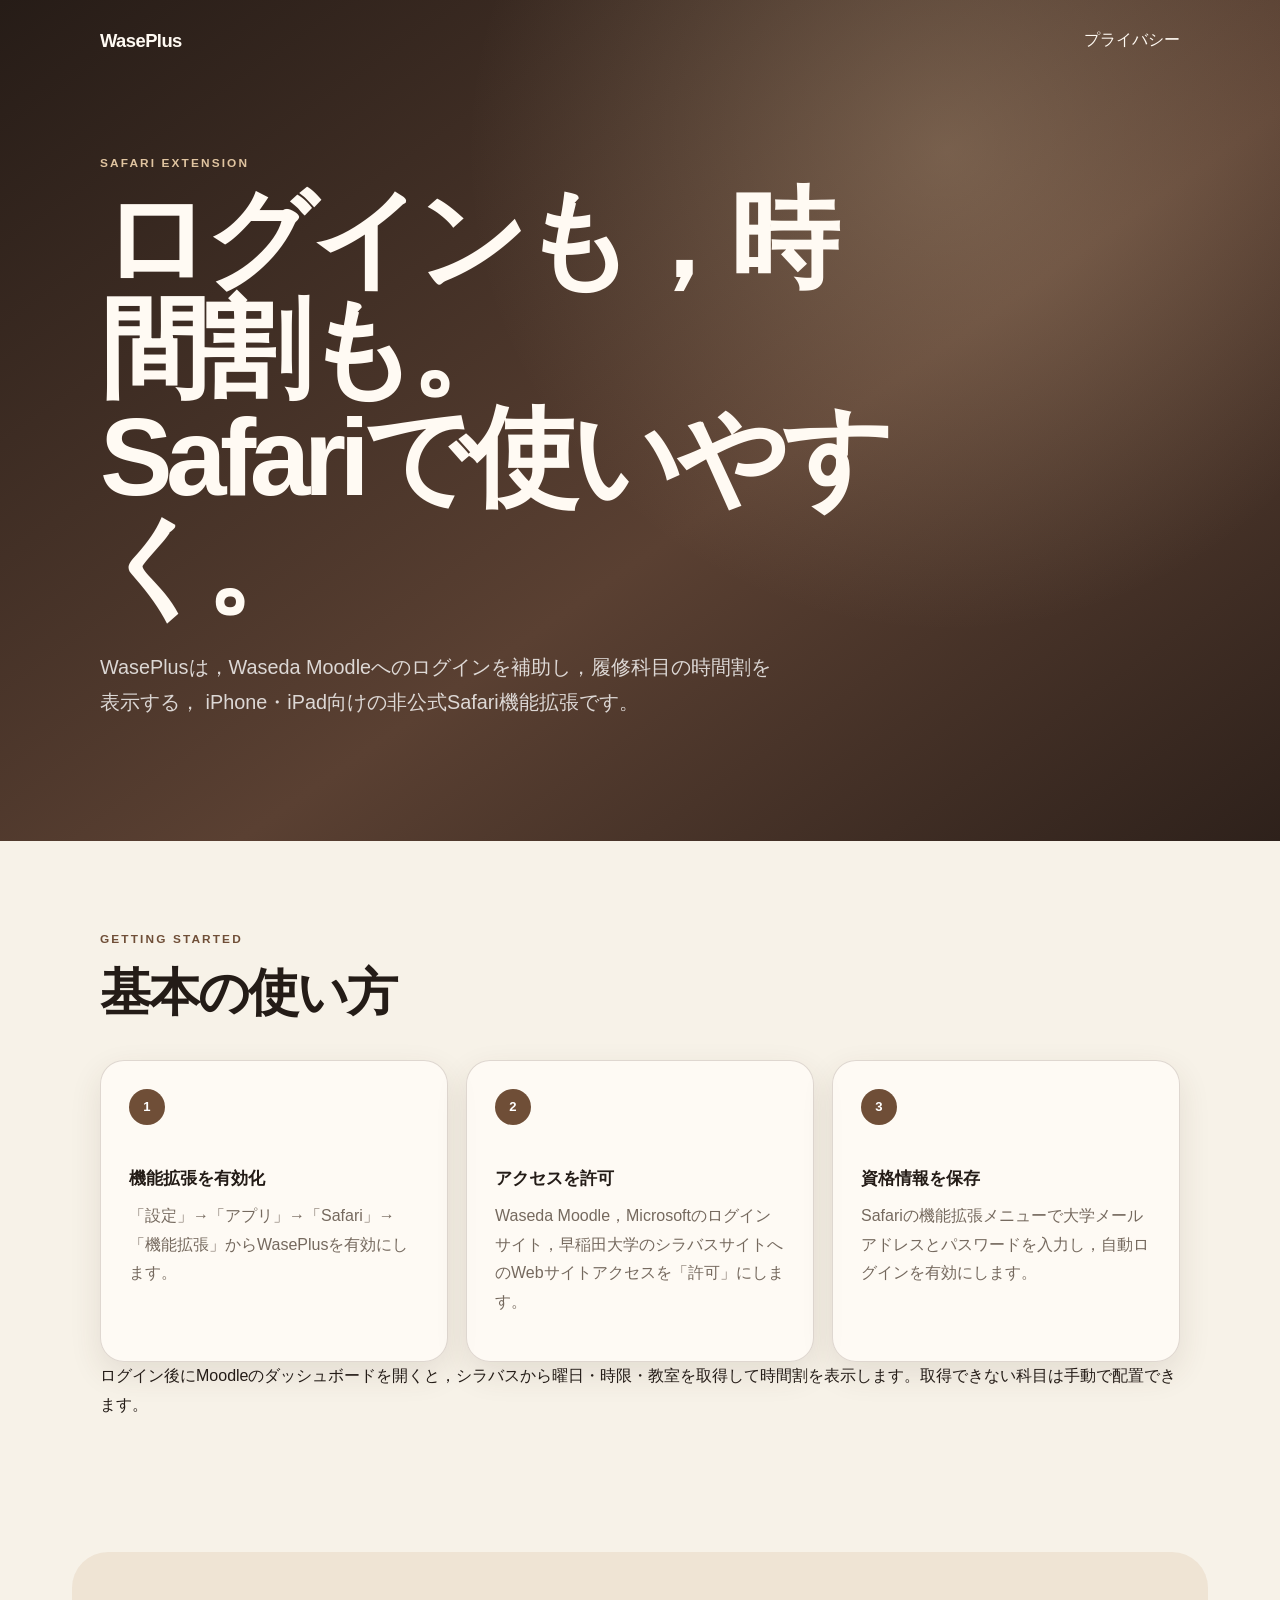
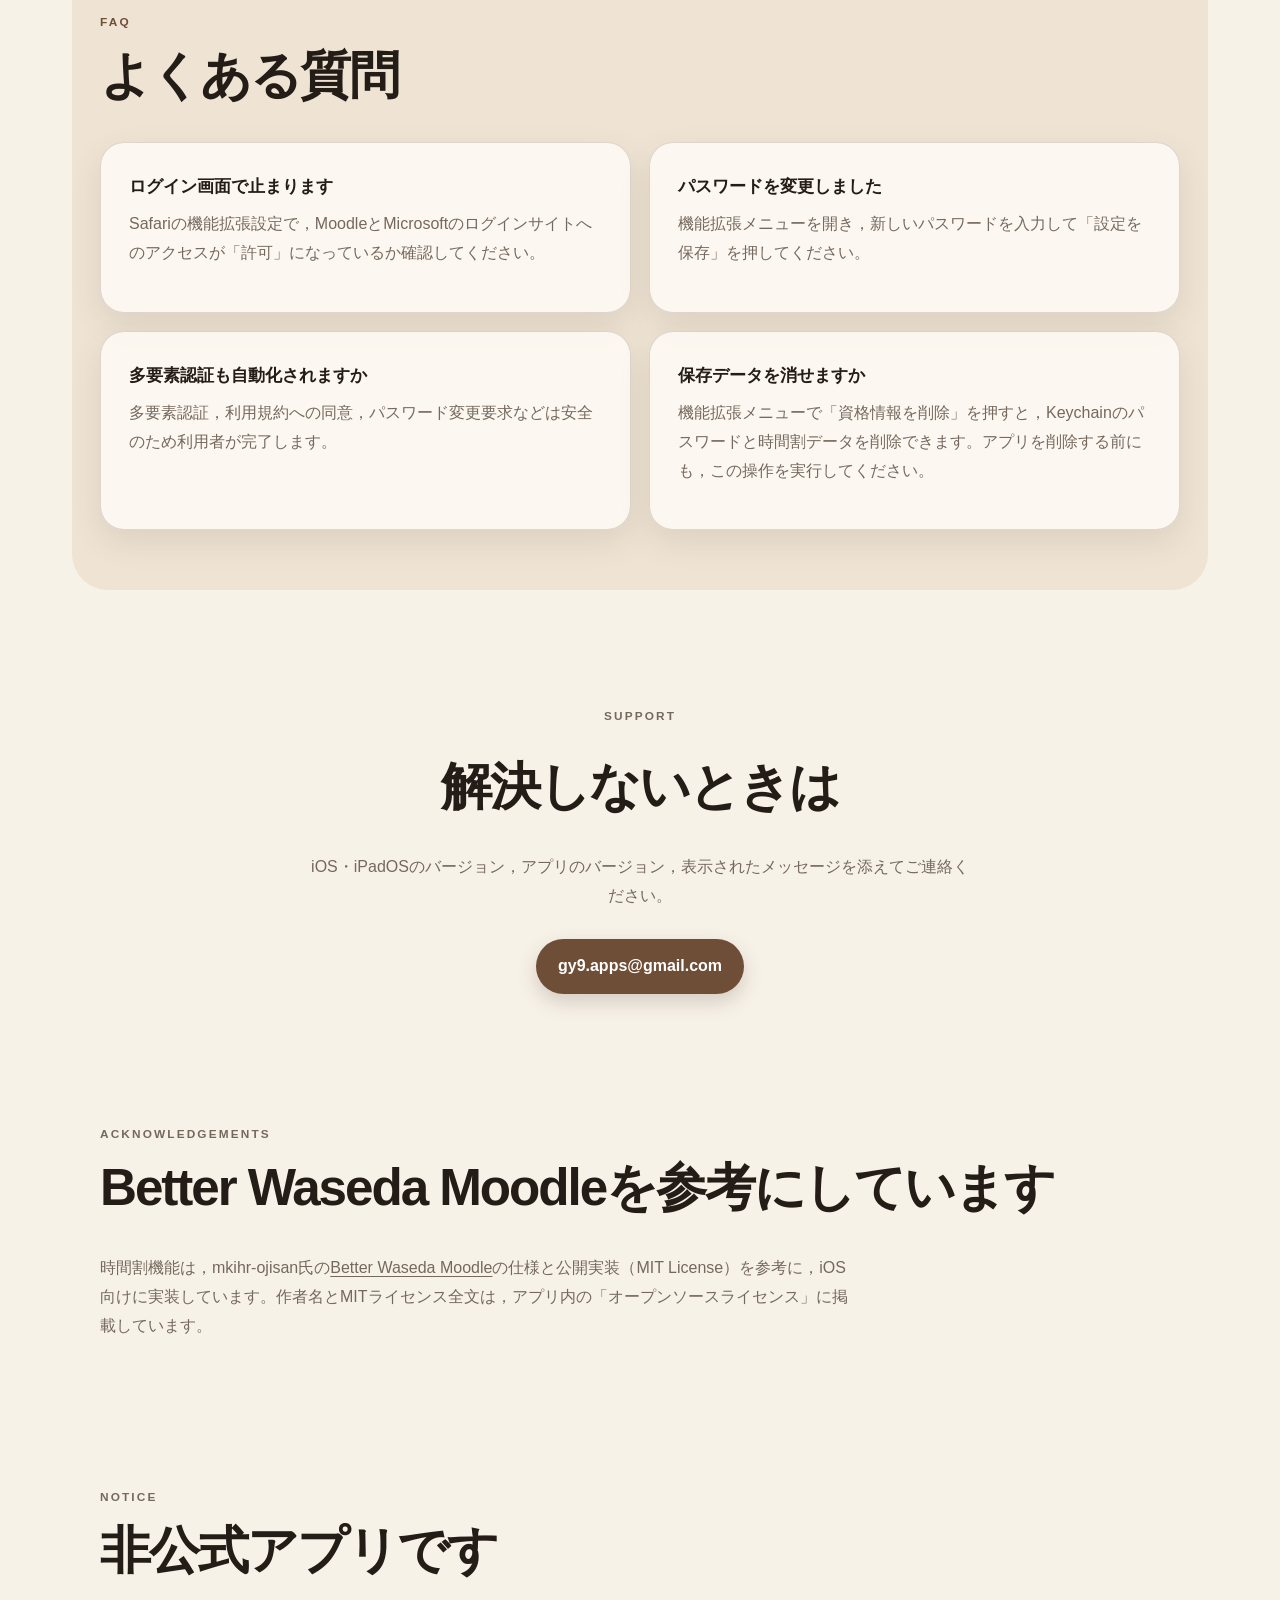
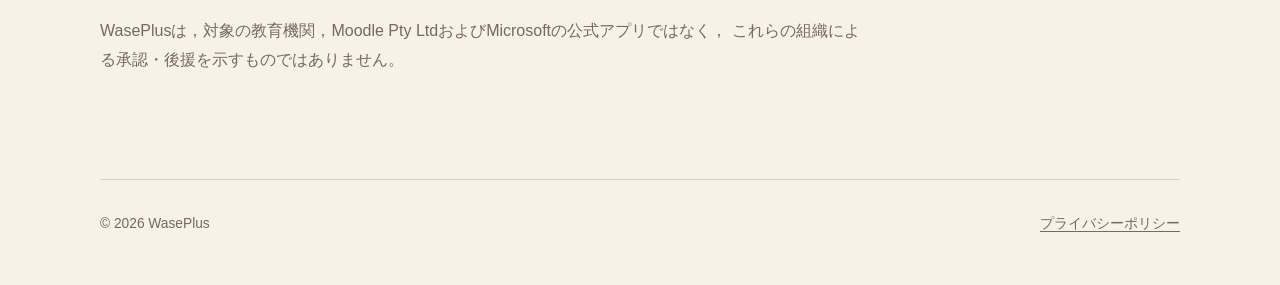
<file: docs/index.html>
<!doctype html>
<html lang="ja">
<head>
  <meta charset="utf-8">
  <meta name="viewport" content="width=device-width, initial-scale=1">
  <meta name="description" content="WasePlusのサポートページ。設定方法，よくある質問，プライバシー情報をご案内します。">
  <meta name="theme-color" content="#4b3428">
  <title>WasePlus サポート</title>
  <link rel="stylesheet" href="styles.css">
</head>
<body>
  <header class="hero">
    <nav class="nav">
      <a class="brand" href="./" aria-label="WasePlus サポートトップ">WasePlus</a>
      <a href="privacy.html">プライバシー</a>
    </nav>
    <div class="hero-content">
      <p class="eyebrow">SAFARI EXTENSION</p>
      <h1>ログインも，時間割も。<br>Safariで使いやすく。</h1>
      <p class="lead">
        WasePlusは，Waseda Moodleへのログインを補助し，履修科目の時間割を表示する，
        iPhone・iPad向けの非公式Safari機能拡張です。
      </p>
    </div>
  </header>

  <main>
    <section aria-labelledby="start">
      <p class="section-label">GETTING STARTED</p>
      <h2 id="start">基本の使い方</h2>
      <ol class="steps">
        <li>
          <span>1</span>
          <div>
            <h3>機能拡張を有効化</h3>
            <p>「設定」→「アプリ」→「Safari」→「機能拡張」からWasePlusを有効にします。</p>
          </div>
        </li>
        <li>
          <span>2</span>
          <div>
            <h3>アクセスを許可</h3>
            <p>Waseda Moodle，Microsoftのログインサイト，早稲田大学のシラバスサイトへのWebサイトアクセスを「許可」にします。</p>
          </div>
        </li>
        <li>
          <span>3</span>
          <div>
            <h3>資格情報を保存</h3>
            <p>Safariの機能拡張メニューで大学メールアドレスとパスワードを入力し，自動ログインを有効にします。</p>
          </div>
        </li>
      </ol>
      <p>ログイン後にMoodleのダッシュボードを開くと，シラバスから曜日・時限・教室を取得して時間割を表示します。取得できない科目は手動で配置できます。</p>
    </section>

    <section class="tinted" aria-labelledby="faq">
      <p class="section-label">FAQ</p>
      <h2 id="faq">よくある質問</h2>
      <div class="faq-grid">
        <article>
          <h3>ログイン画面で止まります</h3>
          <p>Safariの機能拡張設定で，MoodleとMicrosoftのログインサイトへのアクセスが「許可」になっているか確認してください。</p>
        </article>
        <article>
          <h3>パスワードを変更しました</h3>
          <p>機能拡張メニューを開き，新しいパスワードを入力して「設定を保存」を押してください。</p>
        </article>
        <article>
          <h3>多要素認証も自動化されますか</h3>
          <p>多要素認証，利用規約への同意，パスワード変更要求などは安全のため利用者が完了します。</p>
        </article>
        <article>
          <h3>保存データを消せますか</h3>
          <p>機能拡張メニューで「資格情報を削除」を押すと，Keychainのパスワードと時間割データを削除できます。アプリを削除する前にも，この操作を実行してください。</p>
        </article>
      </div>
    </section>

    <section class="contact" aria-labelledby="contact">
      <p class="section-label">SUPPORT</p>
      <h2 id="contact">解決しないときは</h2>
      <p>iOS・iPadOSのバージョン，アプリのバージョン，表示されたメッセージを添えてご連絡ください。</p>
      <a class="button" href="mailto:gy9.apps@gmail.com">gy9.apps@gmail.com</a>
    </section>

    <section class="notice" aria-labelledby="credits">
      <p class="section-label">ACKNOWLEDGEMENTS</p>
      <h2 id="credits">Better Waseda Moodleを参考にしています</h2>
      <p>時間割機能は，mkihr-ojisan氏の<a href="https://github.com/mkihr-ojisan/better-waseda-moodle">Better Waseda Moodle</a>の仕様と公開実装（MIT License）を参考に，iOS向けに実装しています。作者名とMITライセンス全文は，アプリ内の「オープンソースライセンス」に掲載しています。</p>
    </section>

    <section class="notice" aria-labelledby="unofficial">
      <p class="section-label">NOTICE</p>
      <h2 id="unofficial">非公式アプリです</h2>
      <p>
        WasePlusは，対象の教育機関，Moodle Pty LtdおよびMicrosoftの公式アプリではなく，
        これらの組織による承認・後援を示すものではありません。
      </p>
    </section>
  </main>

  <footer>
    <span>© 2026 WasePlus</span>
    <a href="privacy.html">プライバシーポリシー</a>
  </footer>
</body>
</html>
</file>
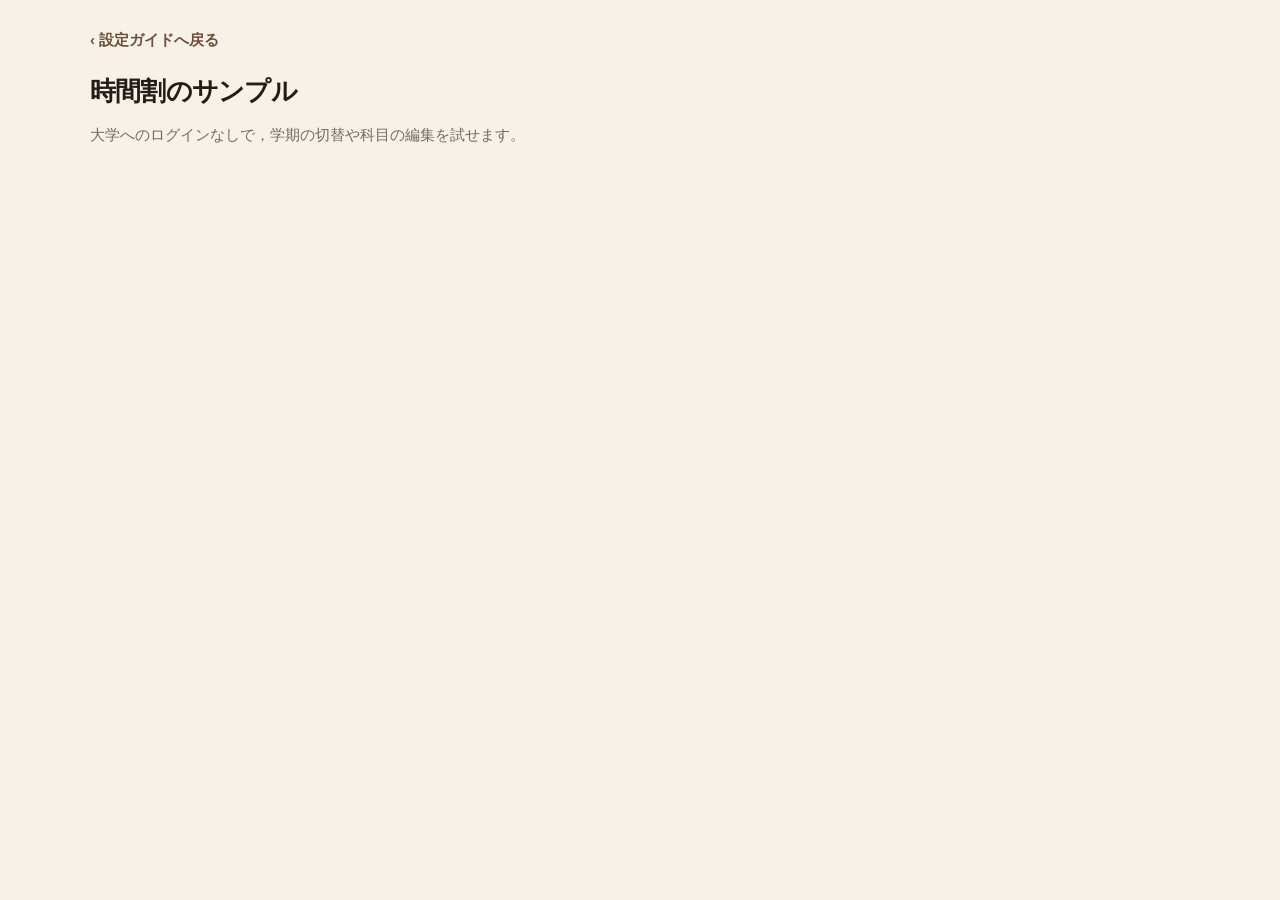
<file: Waseda Moodle Auto Login/Waseda Moodle Auto Login/Resources/demo/index.html>
<!doctype html>
<html lang="ja"><head><meta charset="utf-8"><meta name="viewport" content="width=device-width, initial-scale=1">
<meta http-equiv="Content-Security-Policy" content="default-src 'self'; connect-src 'none'">
<title>時間割のサンプル | WasePlus</title>
<link rel="stylesheet" href="timetable.css">
<link rel="stylesheet" href="sample.css"></head>
<body><header><nav><a href="../Base.lproj/Main.html">‹ 設定ガイドへ戻る</a></nav>
<h1>時間割のサンプル</h1><p>大学へのログインなしで，学期の切替や科目の編集を試せます。</p></header>
<main id="region-main"></main><script src="sample.js"></script><script src="timetable-core.js"></script>
<script src="timetable.js"></script></body></html>
</file>
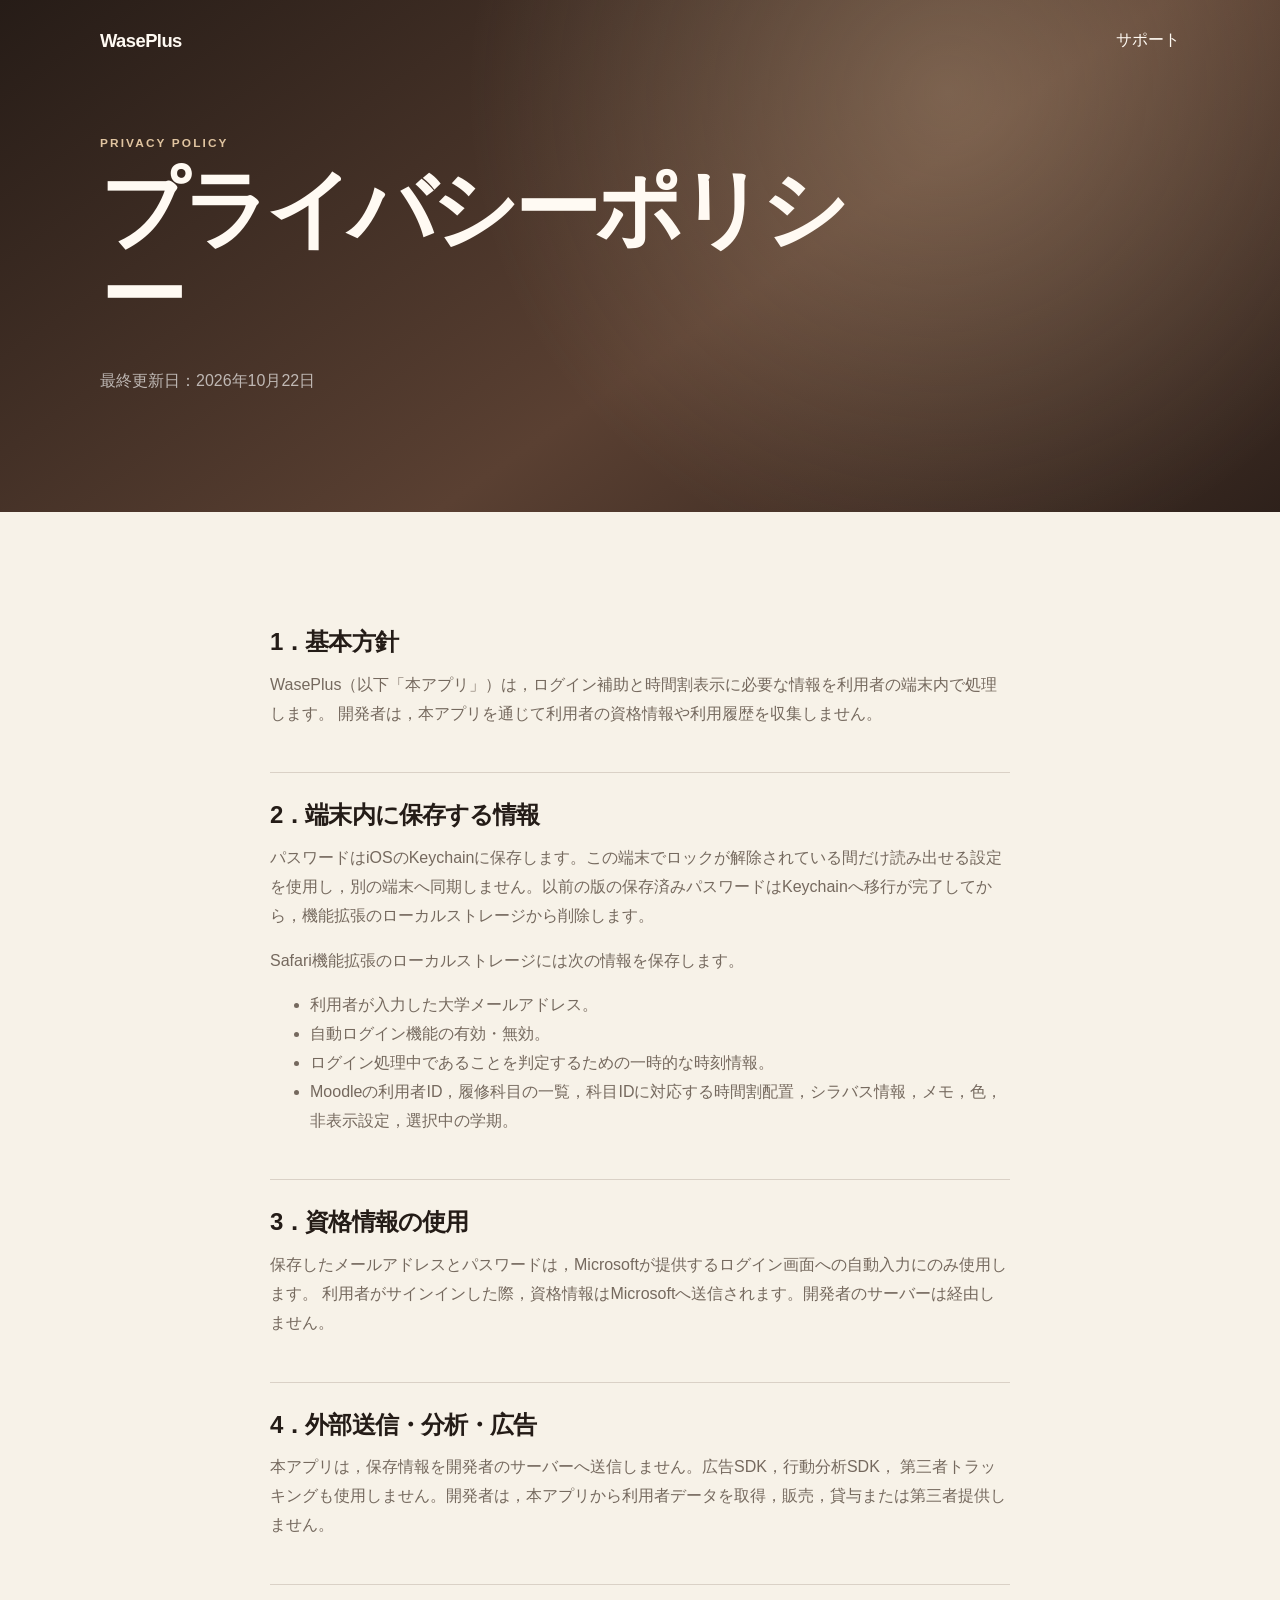
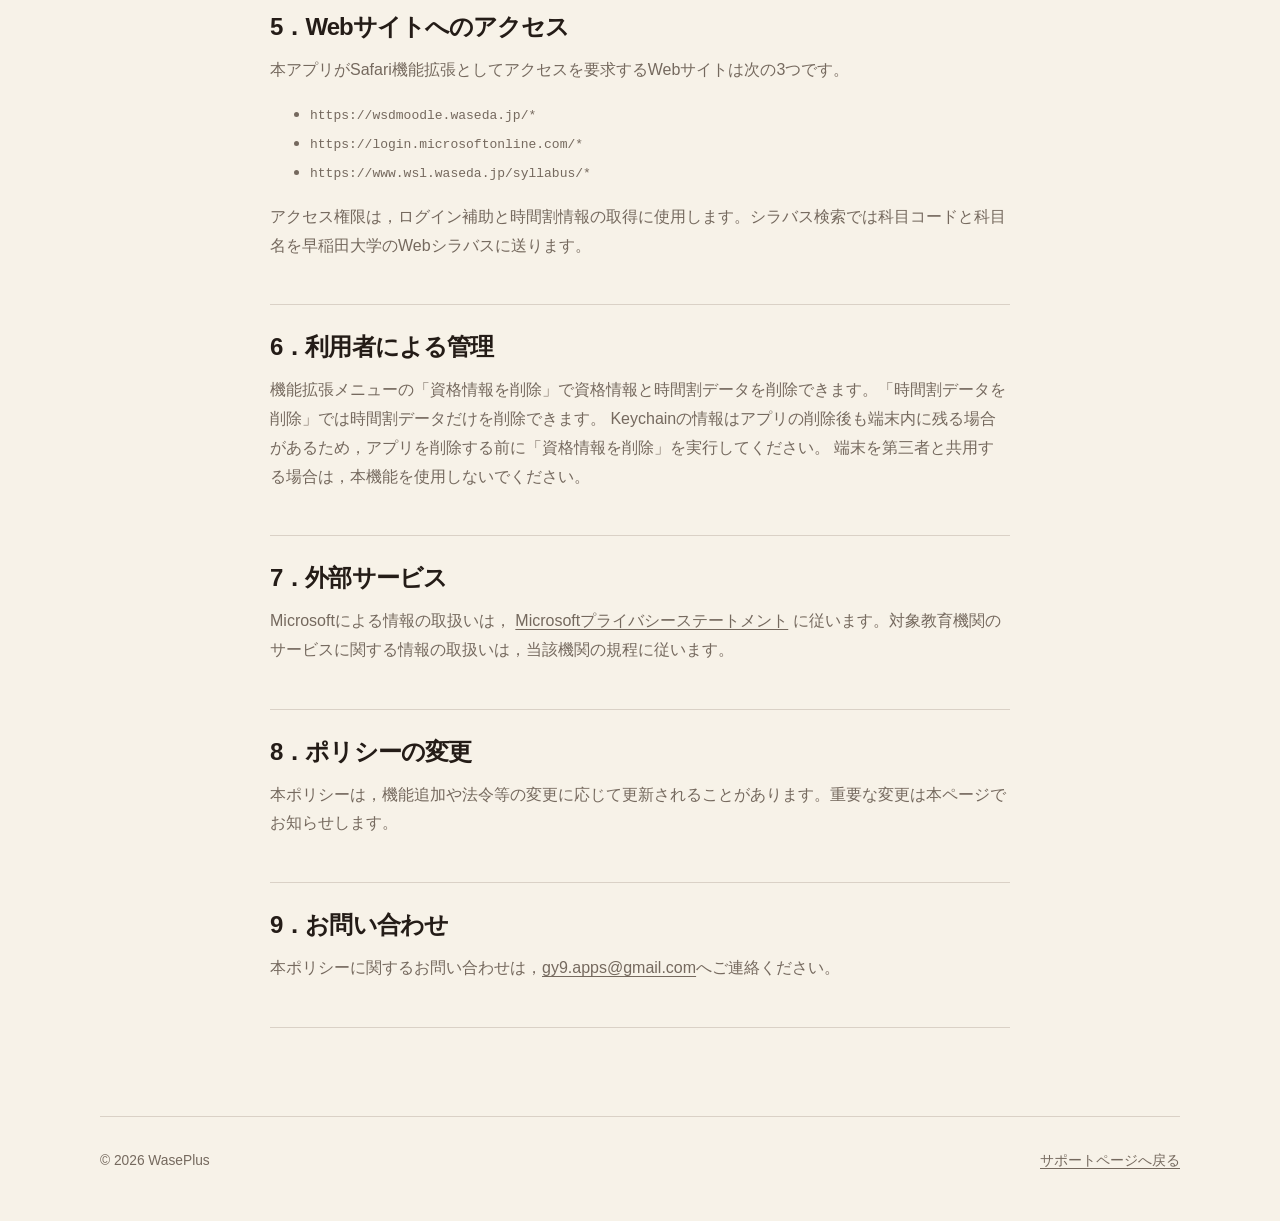
<file: docs/privacy.html>
<!doctype html>
<html lang="ja">
<head>
  <meta charset="utf-8">
  <meta name="viewport" content="width=device-width, initial-scale=1">
  <meta name="description" content="WasePlusのプライバシーポリシー。">
  <meta name="theme-color" content="#4b3428">
  <title>プライバシーポリシー | WasePlus</title>
  <link rel="stylesheet" href="styles.css">
</head>
<body>
  <header class="page-header">
    <nav class="nav">
      <a class="brand" href="./">WasePlus</a>
      <a href="./">サポート</a>
    </nav>
    <div>
      <p class="eyebrow">PRIVACY POLICY</p>
      <h1>プライバシーポリシー</h1>
      <p class="updated">最終更新日：2026年10月22日</p>
    </div>
  </header>

  <main class="policy">
    <section>
      <h2>1．基本方針</h2>
      <p>
        WasePlus（以下「本アプリ」）は，ログイン補助と時間割表示に必要な情報を利用者の端末内で処理します。
        開発者は，本アプリを通じて利用者の資格情報や利用履歴を収集しません。
      </p>
    </section>

    <section>
      <h2>2．端末内に保存する情報</h2>
      <p>パスワードはiOSのKeychainに保存します。この端末でロックが解除されている間だけ読み出せる設定を使用し，別の端末へ同期しません。以前の版の保存済みパスワードはKeychainへ移行が完了してから，機能拡張のローカルストレージから削除します。</p>
      <p>Safari機能拡張のローカルストレージには次の情報を保存します。</p>
      <ul>
        <li>利用者が入力した大学メールアドレス。</li>
        <li>自動ログイン機能の有効・無効。</li>
        <li>ログイン処理中であることを判定するための一時的な時刻情報。</li>
        <li>Moodleの利用者ID，履修科目の一覧，科目IDに対応する時間割配置，シラバス情報，メモ，色，非表示設定，選択中の学期。</li>
      </ul>
    </section>

    <section>
      <h2>3．資格情報の使用</h2>
      <p>
        保存したメールアドレスとパスワードは，Microsoftが提供するログイン画面への自動入力にのみ使用します。
        利用者がサインインした際，資格情報はMicrosoftへ送信されます。開発者のサーバーは経由しません。
      </p>
    </section>

    <section>
      <h2>4．外部送信・分析・広告</h2>
      <p>
        本アプリは，保存情報を開発者のサーバーへ送信しません。広告SDK，行動分析SDK，
        第三者トラッキングも使用しません。開発者は，本アプリから利用者データを取得，販売，貸与または第三者提供しません。
      </p>
    </section>

    <section>
      <h2>5．Webサイトへのアクセス</h2>
      <p>本アプリがSafari機能拡張としてアクセスを要求するWebサイトは次の3つです。</p>
      <ul>
        <li><code>https://wsdmoodle.waseda.jp/*</code></li>
        <li><code>https://login.microsoftonline.com/*</code></li>
        <li><code>https://www.wsl.waseda.jp/syllabus/*</code></li>
      </ul>
      <p>アクセス権限は，ログイン補助と時間割情報の取得に使用します。シラバス検索では科目コードと科目名を早稲田大学のWebシラバスに送ります。</p>
    </section>

    <section>
      <h2>6．利用者による管理</h2>
      <p>
        機能拡張メニューの「資格情報を削除」で資格情報と時間割データを削除できます。「時間割データを削除」では時間割データだけを削除できます。
        Keychainの情報はアプリの削除後も端末内に残る場合があるため，アプリを削除する前に「資格情報を削除」を実行してください。
        端末を第三者と共用する場合は，本機能を使用しないでください。
      </p>
    </section>

    <section>
      <h2>7．外部サービス</h2>
      <p>
        Microsoftによる情報の取扱いは，
        <a href="https://privacy.microsoft.com/privacystatement" rel="noopener noreferrer">Microsoftプライバシーステートメント</a>
        に従います。対象教育機関のサービスに関する情報の取扱いは，当該機関の規程に従います。
      </p>
    </section>

    <section>
      <h2>8．ポリシーの変更</h2>
      <p>本ポリシーは，機能追加や法令等の変更に応じて更新されることがあります。重要な変更は本ページでお知らせします。</p>
    </section>

    <section>
      <h2>9．お問い合わせ</h2>
      <p>本ポリシーに関するお問い合わせは，<a href="mailto:gy9.apps@gmail.com">gy9.apps@gmail.com</a>へご連絡ください。</p>
    </section>
  </main>

  <footer>
    <span>© 2026 WasePlus</span>
    <a href="./">サポートページへ戻る</a>
  </footer>
</body>
</html>
</file>
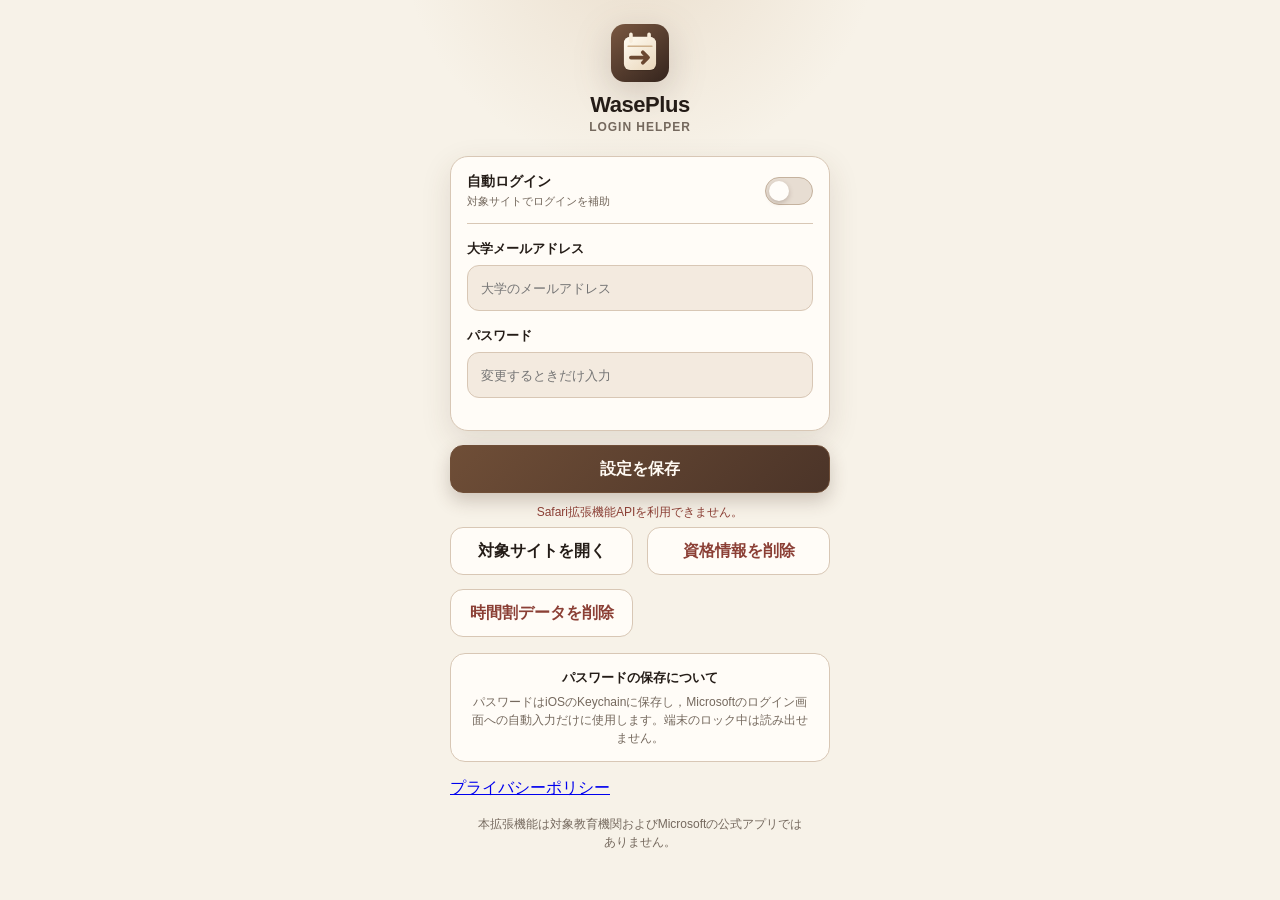
<file: extension/popup/popup.html>
<!doctype html>
<html lang="ja">
  <head>
    <meta charset="utf-8" />
    <meta name="viewport" content="width=device-width, initial-scale=1" />
    <title>WasePlus</title>
    <link rel="stylesheet" href="popup.css?v=2.1.0" />
  </head>
  <body>
    <main>
      <header class="brand">
        <img src="../icons/icon.svg?v=2.1.0" alt="" />
        <div>
          <h1>WasePlus</h1>
          <p>Login Helper</p>
        </div>
      </header>

      <form id="settings-form">
        <div class="settings-card">
          <label class="toggle-row">
            <span class="toggle-copy">
              <strong>自動ログイン</strong>
              <small>対象サイトでログインを補助</small>
            </span>
            <input id="enabled" type="checkbox" role="switch" />
          </label>

          <label>
            大学メールアドレス
            <input id="user-id" type="email" autocomplete="username" placeholder="大学のメールアドレス" required />
          </label>

          <label>
            パスワード
            <input id="password" type="password" autocomplete="current-password" placeholder="変更するときだけ入力" />
          </label>
          <p id="password-note" class="note"></p>
        </div>

        <button class="primary" type="submit">設定を保存</button>
      </form>

      <p id="status" role="status" aria-live="polite"></p>

      <div class="actions">
        <button id="open-moodle" type="button">対象サイトを開く</button>
        <button id="clear-settings" class="danger" type="button">資格情報を削除</button>
        <button id="clear-timetable" class="danger" type="button">時間割データを削除</button>
      </div>

      <section class="notice" aria-label="セキュリティ情報">
        <strong>パスワードの保存について</strong>
        <p>パスワードはiOSのKeychainに保存し，Microsoftのログイン画面への自動入力だけに使用します。端末のロック中は読み出せません。</p>
      </section>
      <p><a href="https://yuto-0906.github.io/campus-sso-helper/privacy.html" target="_blank" rel="noopener noreferrer">プライバシーポリシー</a></p>
      <p class="disclaimer">本拡張機能は対象教育機関およびMicrosoftの公式アプリではありません。</p>
    </main>
    <script src="../core.js"></script>
    <script src="popup.js"></script>
  </body>
</html>
</file>
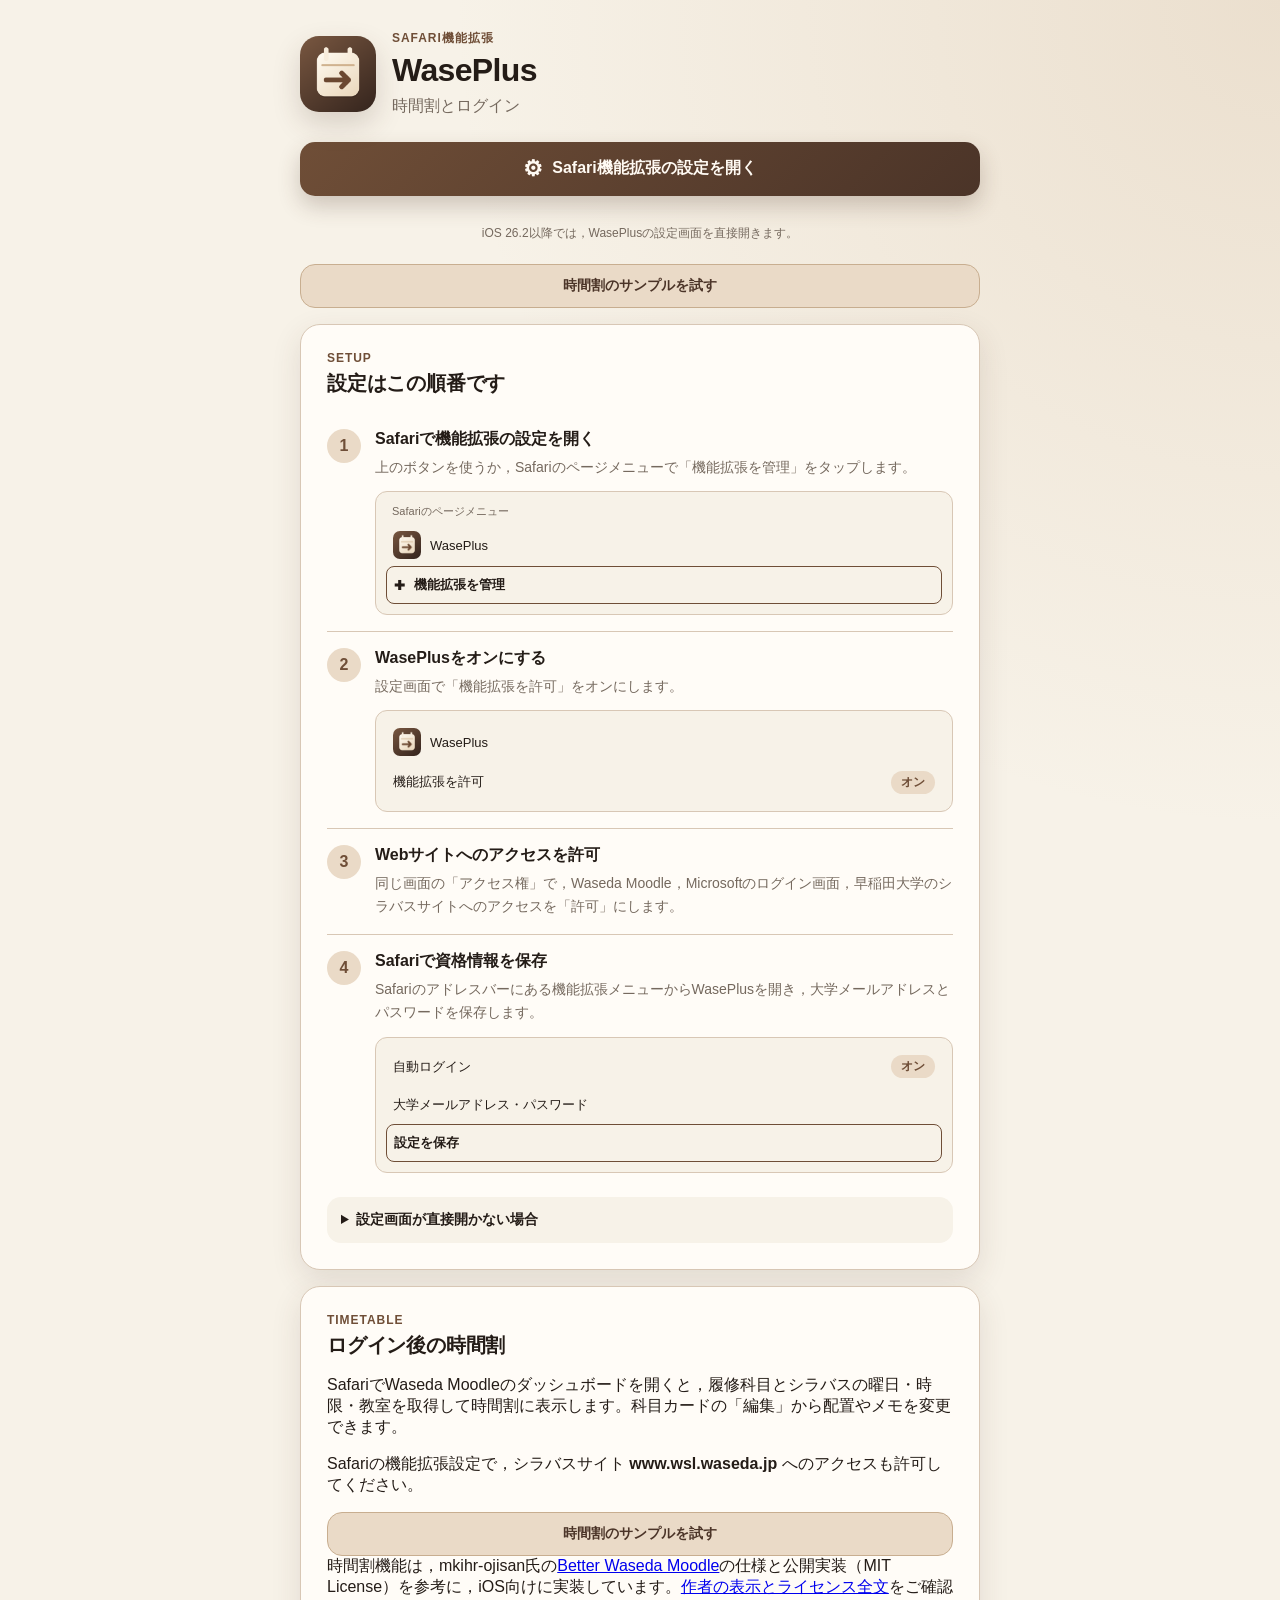
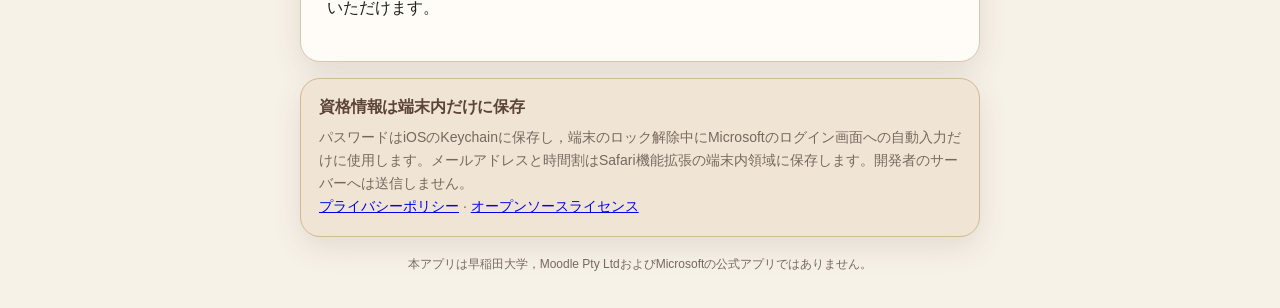
<file: Waseda Moodle Auto Login/Waseda Moodle Auto Login/Resources/Base.lproj/Main.html>
<!doctype html>
<html lang="ja">
<head>
    <meta charset="utf-8">
    <meta http-equiv="Content-Security-Policy" content="default-src 'self'">
    <meta name="viewport" content="width=device-width, initial-scale=1">
    <title>WasePlus</title>
    <link rel="stylesheet" href="../Style.css">
</head>
<body>
    <main>
        <header class="hero">
            <img class="app-icon" src="../Icon.png" width="76" height="76" alt="WasePlusのアイコン">
            <div>
                <p class="eyebrow">SAFARI機能拡張</p>
                <h1>WasePlus</h1>
                <p class="lead">時間割とログイン</p>
            </div>
        </header>

        <a class="primary-action" href="campus-sso-helper://extension-settings">
            <span class="action-icon" aria-hidden="true">⚙︎</span>
            Safari機能拡張の設定を開く
        </a>
        <p id="action-status" class="action-status" role="status" aria-live="polite"></p>
        <p class="fallback-note">iOS 26.2以降では，WasePlusの設定画面を直接開きます。</p>
        <a class="secondary-action" href="../demo/index.html">時間割のサンプルを試す</a>

        <section class="guide" aria-labelledby="guide-title">
            <div class="section-heading">
                <p class="eyebrow">SETUP</p>
                <h2 id="guide-title">設定はこの順番です</h2>
            </div>

            <article class="step-card">
                <span class="step-number">1</span>
                <div class="step-copy">
                    <h3>Safariで機能拡張の設定を開く</h3>
                    <p>上のボタンを使うか，Safariのページメニューで「機能拡張を管理」をタップします。</p>
                    <div class="guide-example" aria-label="Safariのメニューの例">
                        <p class="example-caption">Safariのページメニュー</p>
                        <div class="example-row"><img src="../Icon.png" width="28" height="28" alt="">WasePlus</div>
                        <div class="example-row example-target"><span aria-hidden="true">✚</span>機能拡張を管理</div>
                    </div>
                </div>
            </article>

            <article class="step-card">
                <span class="step-number">2</span>
                <div class="step-copy">
                    <h3>WasePlusをオンにする</h3>
                    <p>設定画面で「機能拡張を許可」をオンにします。</p>
                    <div class="guide-example" aria-label="機能拡張設定の例">
                        <div class="example-row"><img src="../Icon.png" width="28" height="28" alt="">WasePlus</div>
                        <div class="example-row">機能拡張を許可<span class="example-on">オン</span></div>
                    </div>
                </div>
            </article>

            <article class="step-card">
                <span class="step-number">3</span>
                <div class="step-copy">
                    <h3>Webサイトへのアクセスを許可</h3>
                    <p>同じ画面の「アクセス権」で，Waseda Moodle，Microsoftのログイン画面，早稲田大学のシラバスサイトへのアクセスを「許可」にします。</p>
                </div>
            </article>

            <article class="step-card">
                <span class="step-number">4</span>
                <div class="step-copy">
                    <h3>Safariで資格情報を保存</h3>
                    <p>Safariのアドレスバーにある機能拡張メニューからWasePlusを開き，大学メールアドレスとパスワードを保存します。</p>
                    <div class="guide-example" aria-label="機能拡張メニューで設定する項目">
                        <div class="example-row">自動ログイン<span class="example-on">オン</span></div>
                        <div class="example-row">大学メールアドレス・パスワード</div>
                        <div class="example-row example-target">設定を保存</div>
                    </div>
                </div>
            </article>

            <details>
                <summary>設定画面が直接開かない場合</summary>
                <p>「設定」→「アプリ」→「Safari」→「機能拡張」→「WasePlus」の順に開いてください。</p>
                <a class="secondary-action" href="campus-sso-helper://app-settings">アプリ設定を開く</a>
            </details>
        </section>

        <section class="guide" aria-labelledby="timetable-title">
            <div class="section-heading">
                <p class="eyebrow">TIMETABLE</p>
                <h2 id="timetable-title">ログイン後の時間割</h2>
            </div>
            <p>SafariでWaseda Moodleのダッシュボードを開くと，履修科目とシラバスの曜日・時限・教室を取得して時間割に表示します。科目カードの「編集」から配置やメモを変更できます。</p>
            <p>Safariの機能拡張設定で，シラバスサイト <strong>www.wsl.waseda.jp</strong> へのアクセスも許可してください。</p>
            <a class="secondary-action" href="../demo/index.html">時間割のサンプルを試す</a>
            <p>時間割機能は，mkihr-ojisan氏の<a href="https://github.com/mkihr-ojisan/better-waseda-moodle">Better Waseda Moodle</a>の仕様と公開実装（MIT License）を参考に，iOS向けに実装しています。<a href="../legal/licenses.html">作者の表示とライセンス全文</a>をご確認いただけます。</p>
        </section>

        <section class="privacy">
            <h2>資格情報は端末内だけに保存</h2>
            <p>パスワードはiOSのKeychainに保存し，端末のロック解除中にMicrosoftのログイン画面への自動入力だけに使用します。メールアドレスと時間割はSafari機能拡張の端末内領域に保存します。開発者のサーバーへは送信しません。</p>
            <p><a href="../legal/privacy.html">プライバシーポリシー</a> · <a href="../legal/licenses.html">オープンソースライセンス</a></p>
        </section>

        <p class="disclaimer">本アプリは早稲田大学，Moodle Pty LtdおよびMicrosoftの公式アプリではありません。</p>
    </main>
</body>
</html>
</file>
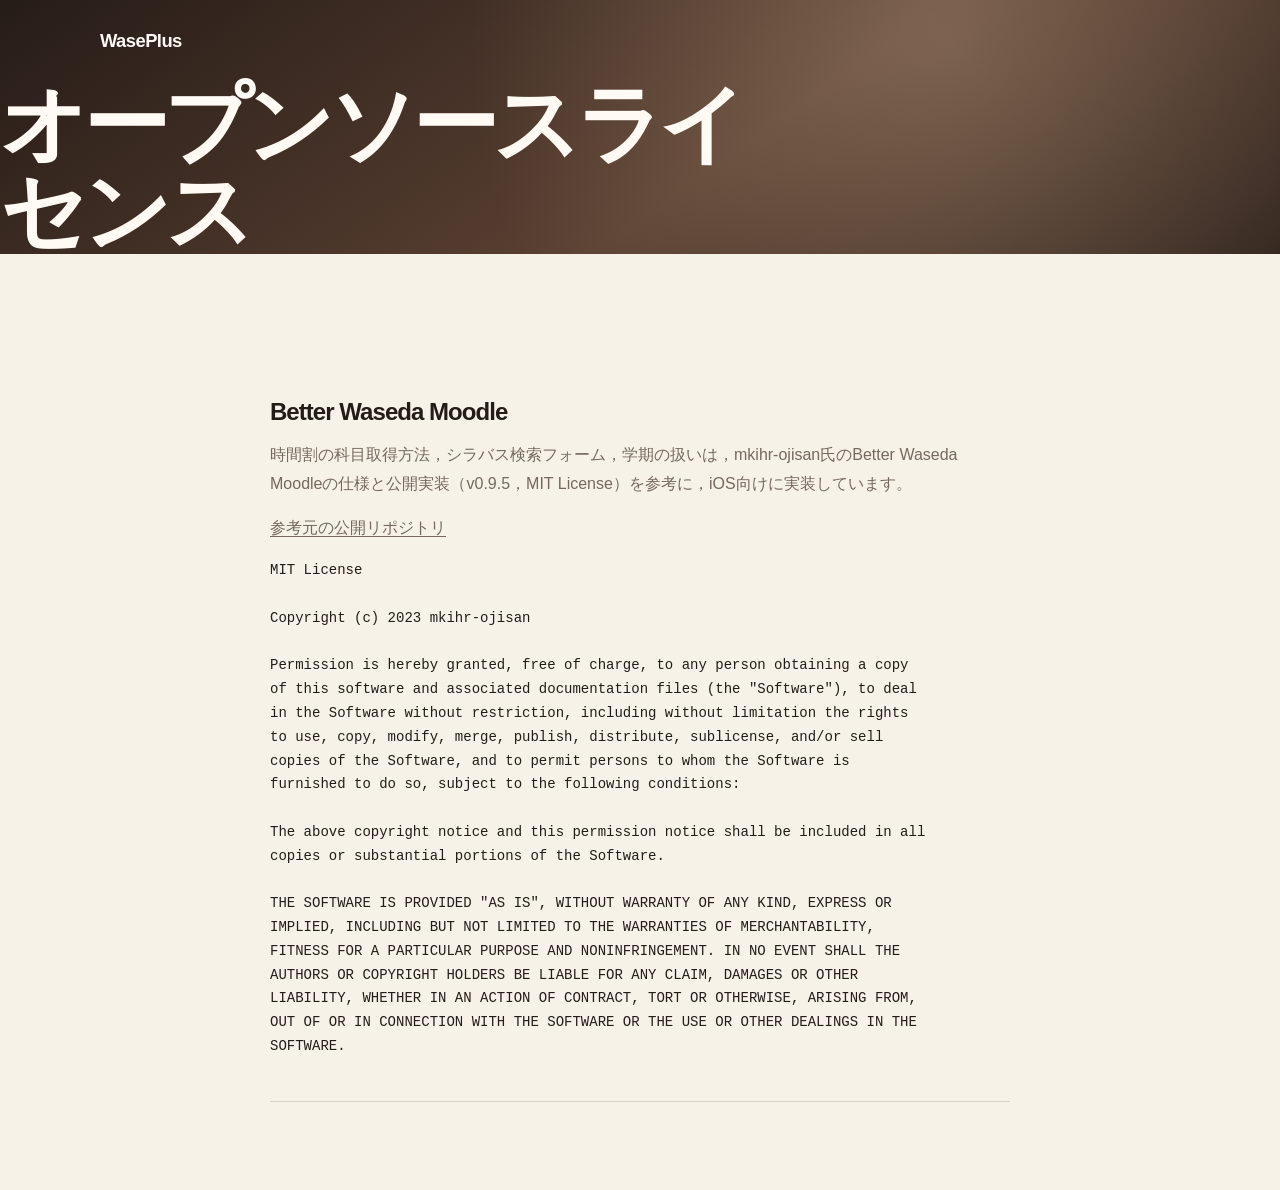
<file: Waseda Moodle Auto Login/Waseda Moodle Auto Login/Resources/legal/licenses.html>
<!doctype html>
<html lang="ja"><head><meta charset="utf-8"><meta name="viewport" content="width=device-width, initial-scale=1">
<title>オープンソースライセンス | WasePlus</title><link rel="stylesheet" href="styles.css"></head>
<body><header class="page-header"><nav class="nav"><a class="brand" href="../Base.lproj/Main.html">WasePlus</a></nav>
<h1>オープンソースライセンス</h1></header><main class="policy"><section><h2>Better Waseda Moodle</h2>
<p>時間割の科目取得方法，シラバス検索フォーム，学期の扱いは，mkihr-ojisan氏のBetter Waseda Moodleの仕様と公開実装（v0.9.5，MIT License）を参考に，iOS向けに実装しています。</p>
<p><a href="https://github.com/mkihr-ojisan/better-waseda-moodle">参考元の公開リポジトリ</a></p>
<pre style="white-space:pre-wrap;overflow-wrap:anywhere;font-size:14px;line-height:1.7">MIT License

Copyright (c) 2023 mkihr-ojisan

Permission is hereby granted, free of charge, to any person obtaining a copy
of this software and associated documentation files (the &quot;Software&quot;), to deal
in the Software without restriction, including without limitation the rights
to use, copy, modify, merge, publish, distribute, sublicense, and/or sell
copies of the Software, and to permit persons to whom the Software is
furnished to do so, subject to the following conditions:

The above copyright notice and this permission notice shall be included in all
copies or substantial portions of the Software.

THE SOFTWARE IS PROVIDED &quot;AS IS&quot;, WITHOUT WARRANTY OF ANY KIND, EXPRESS OR
IMPLIED, INCLUDING BUT NOT LIMITED TO THE WARRANTIES OF MERCHANTABILITY,
FITNESS FOR A PARTICULAR PURPOSE AND NONINFRINGEMENT. IN NO EVENT SHALL THE
AUTHORS OR COPYRIGHT HOLDERS BE LIABLE FOR ANY CLAIM, DAMAGES OR OTHER
LIABILITY, WHETHER IN AN ACTION OF CONTRACT, TORT OR OTHERWISE, ARISING FROM,
OUT OF OR IN CONNECTION WITH THE SOFTWARE OR THE USE OR OTHER DEALINGS IN THE
SOFTWARE.</pre>
</section></main></body></html>
</file>
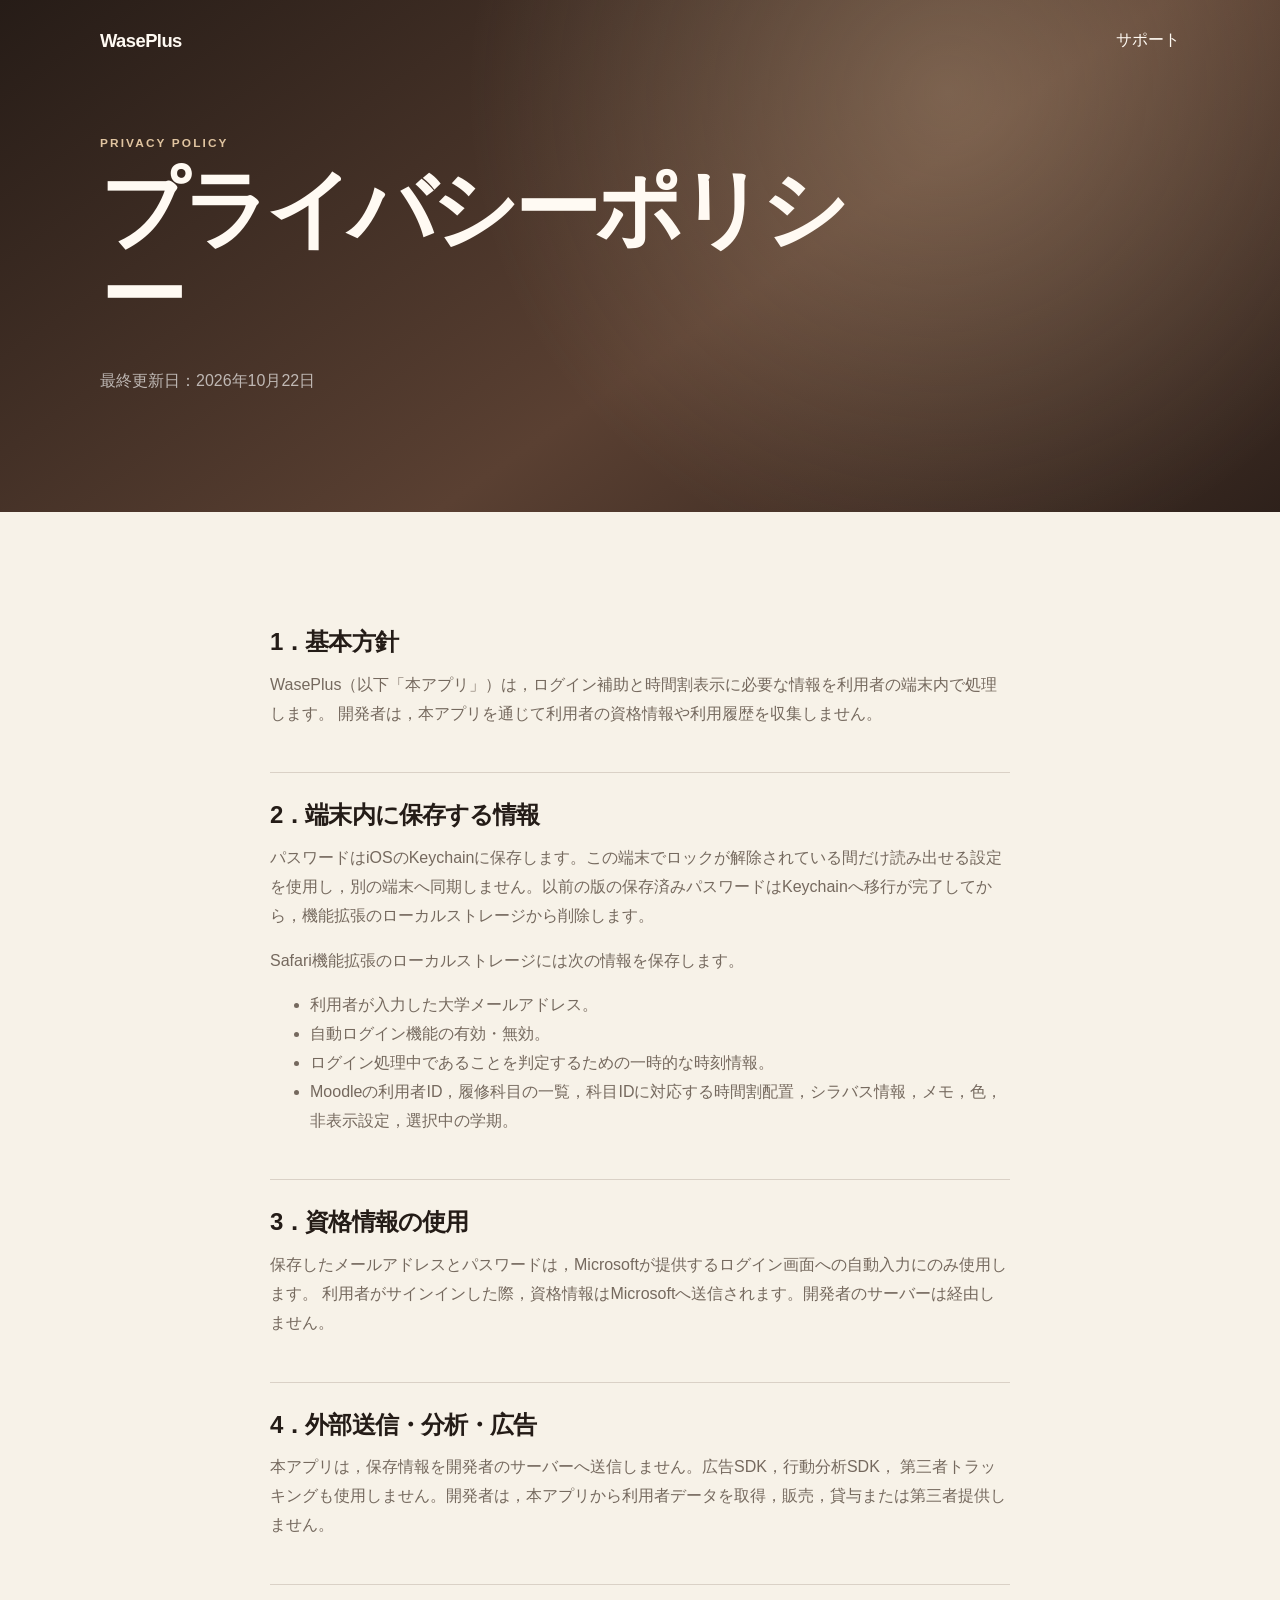
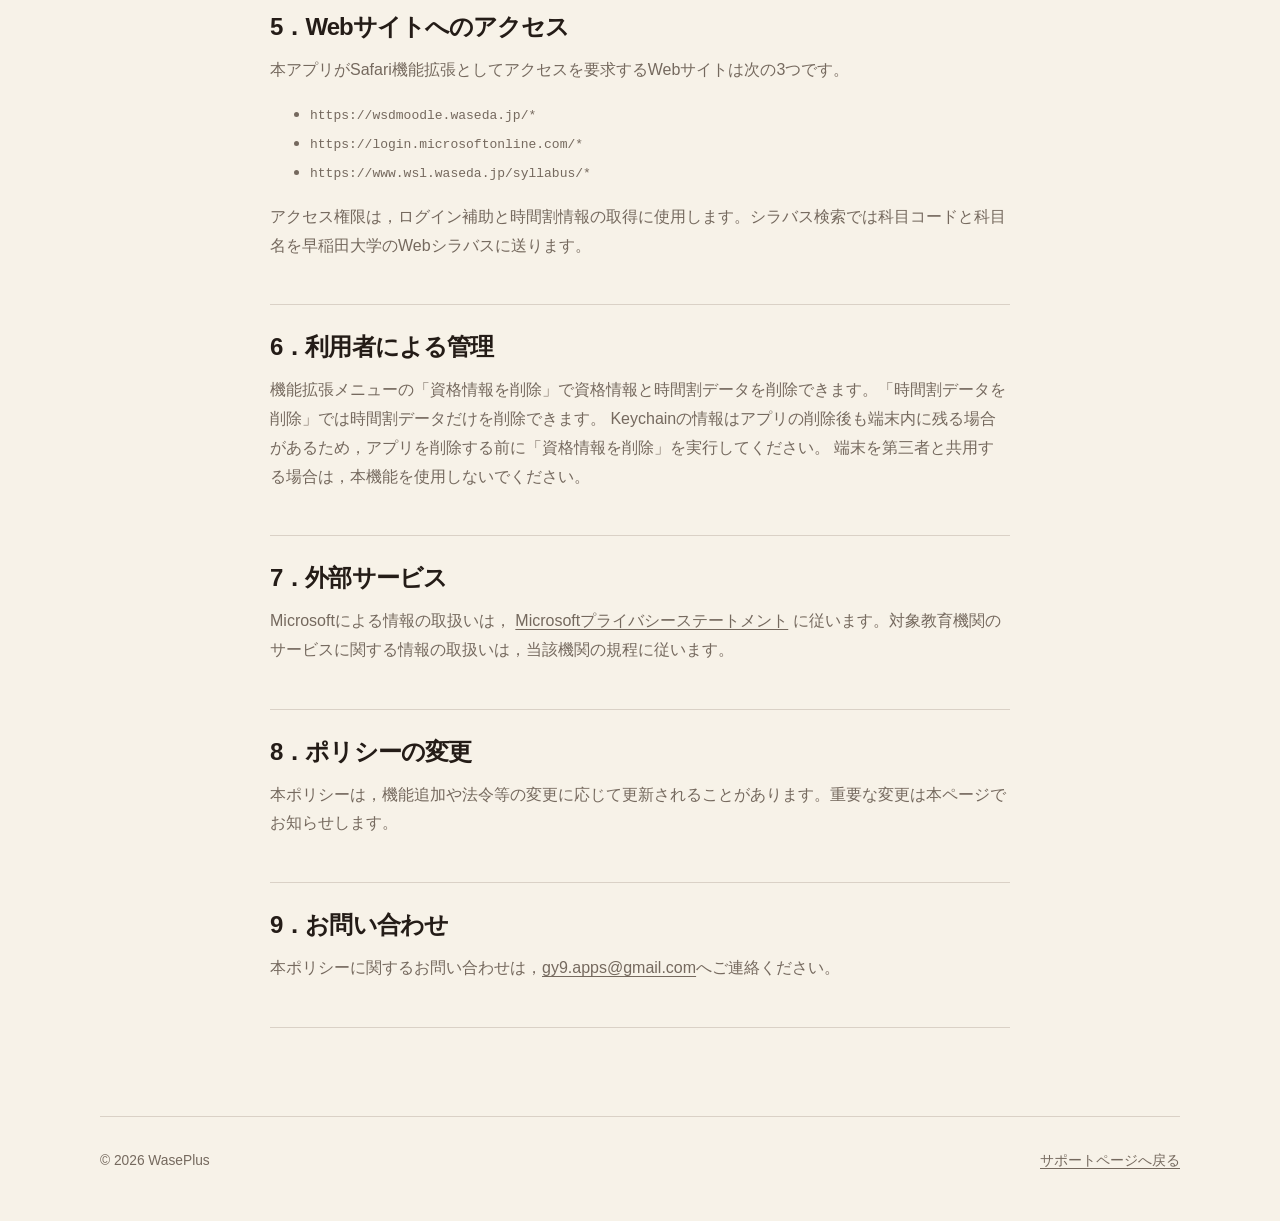
<file: Waseda Moodle Auto Login/Waseda Moodle Auto Login/Resources/legal/privacy.html>
<!doctype html>
<html lang="ja">
<head>
  <meta charset="utf-8">
  <meta name="viewport" content="width=device-width, initial-scale=1">
  <meta name="description" content="WasePlusのプライバシーポリシー。">
  <meta name="theme-color" content="#4b3428">
  <title>プライバシーポリシー | WasePlus</title>
  <link rel="stylesheet" href="styles.css">
</head>
<body>
  <header class="page-header">
    <nav class="nav">
      <a class="brand" href="../Base.lproj/Main.html">WasePlus</a>
      <a href="../Base.lproj/Main.html">サポート</a>
    </nav>
    <div>
      <p class="eyebrow">PRIVACY POLICY</p>
      <h1>プライバシーポリシー</h1>
      <p class="updated">最終更新日：2026年10月22日</p>
    </div>
  </header>

  <main class="policy">
    <section>
      <h2>1．基本方針</h2>
      <p>
        WasePlus（以下「本アプリ」）は，ログイン補助と時間割表示に必要な情報を利用者の端末内で処理します。
        開発者は，本アプリを通じて利用者の資格情報や利用履歴を収集しません。
      </p>
    </section>

    <section>
      <h2>2．端末内に保存する情報</h2>
      <p>パスワードはiOSのKeychainに保存します。この端末でロックが解除されている間だけ読み出せる設定を使用し，別の端末へ同期しません。以前の版の保存済みパスワードはKeychainへ移行が完了してから，機能拡張のローカルストレージから削除します。</p>
      <p>Safari機能拡張のローカルストレージには次の情報を保存します。</p>
      <ul>
        <li>利用者が入力した大学メールアドレス。</li>
        <li>自動ログイン機能の有効・無効。</li>
        <li>ログイン処理中であることを判定するための一時的な時刻情報。</li>
        <li>Moodleの利用者ID，履修科目の一覧，科目IDに対応する時間割配置，シラバス情報，メモ，色，非表示設定，選択中の学期。</li>
      </ul>
    </section>

    <section>
      <h2>3．資格情報の使用</h2>
      <p>
        保存したメールアドレスとパスワードは，Microsoftが提供するログイン画面への自動入力にのみ使用します。
        利用者がサインインした際，資格情報はMicrosoftへ送信されます。開発者のサーバーは経由しません。
      </p>
    </section>

    <section>
      <h2>4．外部送信・分析・広告</h2>
      <p>
        本アプリは，保存情報を開発者のサーバーへ送信しません。広告SDK，行動分析SDK，
        第三者トラッキングも使用しません。開発者は，本アプリから利用者データを取得，販売，貸与または第三者提供しません。
      </p>
    </section>

    <section>
      <h2>5．Webサイトへのアクセス</h2>
      <p>本アプリがSafari機能拡張としてアクセスを要求するWebサイトは次の3つです。</p>
      <ul>
        <li><code>https://wsdmoodle.waseda.jp/*</code></li>
        <li><code>https://login.microsoftonline.com/*</code></li>
        <li><code>https://www.wsl.waseda.jp/syllabus/*</code></li>
      </ul>
      <p>アクセス権限は，ログイン補助と時間割情報の取得に使用します。シラバス検索では科目コードと科目名を早稲田大学のWebシラバスに送ります。</p>
    </section>

    <section>
      <h2>6．利用者による管理</h2>
      <p>
        機能拡張メニューの「資格情報を削除」で資格情報と時間割データを削除できます。「時間割データを削除」では時間割データだけを削除できます。
        Keychainの情報はアプリの削除後も端末内に残る場合があるため，アプリを削除する前に「資格情報を削除」を実行してください。
        端末を第三者と共用する場合は，本機能を使用しないでください。
      </p>
    </section>

    <section>
      <h2>7．外部サービス</h2>
      <p>
        Microsoftによる情報の取扱いは，
        <a href="https://privacy.microsoft.com/privacystatement" rel="noopener noreferrer">Microsoftプライバシーステートメント</a>
        に従います。対象教育機関のサービスに関する情報の取扱いは，当該機関の規程に従います。
      </p>
    </section>

    <section>
      <h2>8．ポリシーの変更</h2>
      <p>本ポリシーは，機能追加や法令等の変更に応じて更新されることがあります。重要な変更は本ページでお知らせします。</p>
    </section>

    <section>
      <h2>9．お問い合わせ</h2>
      <p>本ポリシーに関するお問い合わせは，<a href="mailto:gy9.apps@gmail.com">gy9.apps@gmail.com</a>へご連絡ください。</p>
    </section>
  </main>

  <footer>
    <span>© 2026 WasePlus</span>
    <a href="../Base.lproj/Main.html">サポートページへ戻る</a>
  </footer>
</body>
</html>
</file>
<file: docs/styles.css>
:root {
  color-scheme: light;
  --ink: #241c17;
  --muted: #75695e;
  --paper: #f7f2e8;
  --surface: #fffcf7;
  --cocoa: #6f4e37;
  --sand: #c5a37c;
  --line: rgba(83, 59, 44, 0.18);
  --shadow: rgba(76, 52, 39, 0.11);
}

* {
  box-sizing: border-box;
}

html {
  scroll-behavior: smooth;
}

body {
  margin: 0;
  color: var(--ink);
  background: var(--paper);
  font-family: -apple-system, BlinkMacSystemFont, "Hiragino Sans", "Yu Gothic", sans-serif;
  line-height: 1.8;
}

a {
  color: inherit;
  text-underline-offset: 0.2em;
}

.hero,
.page-header {
  color: #fffaf3;
  background:
    radial-gradient(circle at 74% 18%, rgba(224, 196, 160, 0.28), transparent 30rem),
    linear-gradient(145deg, #261c17, #5a4032 58%, #2e211b);
}

.hero {
  min-height: 72vh;
  display: grid;
  grid-template-rows: auto 1fr;
}

.nav {
  width: min(1080px, calc(100% - 40px));
  margin: 0 auto;
  padding: 24px 0;
  display: flex;
  align-items: center;
  justify-content: space-between;
}

.nav a {
  text-decoration: none;
}

.brand {
  font-size: 1.15rem;
  font-weight: 750;
  letter-spacing: -0.03em;
}

.hero-content,
.page-header > div {
  width: min(1080px, calc(100% - 40px));
  margin: auto;
  padding: 72px 0 100px;
}

.page-header > div {
  padding-top: 52px;
}

.eyebrow,
.section-label {
  margin: 0 0 12px;
  color: #e0c4a0;
  font-size: 0.74rem;
  font-weight: 750;
  letter-spacing: 0.18em;
}

.section-label {
  color: var(--cocoa);
}

h1,
h2,
h3,
p {
  margin-top: 0;
}

h1 {
  margin-bottom: 28px;
  max-width: 800px;
  font-size: clamp(3rem, 8.5vw, 7rem);
  line-height: 1;
  letter-spacing: -0.06em;
}

.page-header h1 {
  font-size: clamp(2.6rem, 7vw, 5.4rem);
}

.lead {
  max-width: 690px;
  color: rgba(255, 255, 255, 0.8);
  font-size: clamp(1rem, 2vw, 1.24rem);
}

.updated {
  color: rgba(255, 255, 255, 0.65);
}

main > section,
.policy {
  width: min(1080px, calc(100% - 40px));
  margin: 0 auto;
  padding: 88px 0;
}

h2 {
  margin-bottom: 36px;
  font-size: clamp(2rem, 4vw, 3.2rem);
  line-height: 1.2;
  letter-spacing: -0.04em;
}

h3 {
  margin-bottom: 8px;
  font-size: 1.08rem;
}

.steps {
  list-style: none;
  margin: 0;
  padding: 0;
  display: grid;
  grid-template-columns: repeat(3, 1fr);
  gap: 18px;
}

.steps li,
.faq-grid article {
  border: 1px solid var(--line);
  border-radius: 24px;
  background: rgba(255, 252, 247, 0.8);
  box-shadow: 0 12px 32px var(--shadow);
}

.steps li {
  padding: 28px;
}

.steps li > span {
  width: 36px;
  height: 36px;
  margin-bottom: 38px;
  display: grid;
  place-items: center;
  border-radius: 999px;
  color: #fff;
  background: var(--cocoa);
  font-size: 0.82rem;
  font-weight: 750;
}

.steps p,
.faq-grid p,
.contact p,
.notice p,
.policy p,
.policy li {
  color: var(--muted);
}

.tinted {
  position: relative;
}

.tinted::before {
  position: absolute;
  z-index: -1;
  inset: 28px -28px;
  border-radius: 36px;
  background: rgba(197, 163, 124, 0.18);
  content: "";
}

.faq-grid {
  display: grid;
  grid-template-columns: repeat(2, 1fr);
  gap: 18px;
}

.faq-grid article {
  padding: 28px;
}

.contact {
  text-align: center;
}

.contact p {
  max-width: 660px;
  margin: 0 auto 28px;
}

.button {
  display: inline-block;
  padding: 13px 22px;
  border-radius: 999px;
  color: #fff;
  background: var(--cocoa);
  box-shadow: 0 8px 20px rgba(76, 52, 39, 0.2);
  text-decoration: none;
  font-weight: 700;
}

.notice {
  padding-top: 42px;
}

.notice p {
  max-width: 760px;
}

.policy {
  max-width: 780px;
}

.policy section {
  padding: 28px 0;
  border-bottom: 1px solid var(--line);
}

.policy h2 {
  margin-bottom: 14px;
  font-size: 1.5rem;
}

code {
  overflow-wrap: anywhere;
}

footer {
  width: min(1080px, calc(100% - 40px));
  margin: 0 auto;
  padding: 32px 0 48px;
  display: flex;
  justify-content: space-between;
  border-top: 1px solid var(--line);
  color: var(--muted);
  font-size: 0.86rem;
}

@media (max-width: 760px) {
  .hero {
    min-height: 630px;
  }

  .hero-content,
  .page-header > div {
    padding: 56px 0 76px;
  }

  .steps,
  .faq-grid {
    grid-template-columns: 1fr;
  }

  main > section,
  .policy {
    padding: 66px 0;
  }

  .tinted::before {
    inset: 22px -12px;
  }

  footer {
    gap: 16px;
    flex-direction: column;
  }
}
</file>
<file: Waseda Moodle Auto Login/Waseda Moodle Auto Login/Resources/demo/timetable.css>
#csh-timetable {
  --csh-line: #d9e1e8;
  --csh-text: #18304a;
  color: var(--csh-text);
  margin: 0 0 1.5rem;
  font: 14px/1.45 system-ui, -apple-system, BlinkMacSystemFont, "Hiragino Kaku Gothic ProN", sans-serif;
}

.csh-original-overview { display: none !important; }

#csh-timetable .csh-header { display: flex; flex-wrap: wrap; align-items: center; justify-content: space-between; gap: .5rem; }
#csh-timetable h2 { margin: 0; font-size: 1.15rem; font-weight: 700; }
#csh-timetable h3 { font-size: 1rem; margin: 1rem 0 .5rem; }
#csh-timetable .csh-actions { display: flex; flex-wrap: wrap; gap: .4rem; }
#csh-timetable button, .csh-modal button { appearance: none; border: 1px solid #a9b7c7; border-radius: 7px; background: #fff; color: #18304a; padding: .44rem .65rem; cursor: pointer; font: inherit; }
#csh-timetable button:focus-visible, .csh-modal button:focus-visible, .csh-modal a:focus-visible { outline: 3px solid #f68526; outline-offset: 2px; }
#csh-timetable button:disabled { opacity: .5; cursor: wait; }
#csh-timetable .csh-status { min-height: 1.3rem; margin: .5rem 0; color: #526478; font-size: .85rem; }
#csh-timetable .csh-tabs { display: flex; gap: 0; overflow-x: auto; border: 1px solid var(--csh-line); margin: .6rem 0; scrollbar-width: thin; }
#csh-timetable .csh-tabs button { border: 0; border-bottom: 2px solid transparent; border-radius: 0; flex: none; white-space: nowrap; padding: .65rem .85rem; color: #526478; }
#csh-timetable .csh-tabs button.csh-active { color: #db5700; border-bottom-color: #ed6600; font-weight: 700; }
#csh-timetable .csh-scroll { max-width: 100%; overflow-x: auto; overscroll-behavior-inline: contain; }
#csh-timetable .csh-grid { display: grid; grid-template-columns: 3.3rem repeat(var(--csh-days), minmax(7.6rem, 1fr)); min-width: calc(3.3rem + var(--csh-days) * 7.6rem); border-top: 1px solid var(--csh-line); border-left: 1px solid var(--csh-line); }
#csh-timetable .csh-grid > * { border-right: 1px solid var(--csh-line); border-bottom: 1px solid var(--csh-line); }
#csh-timetable .csh-corner, #csh-timetable .csh-day-heading { min-height: 2rem; display: grid; place-items: center; background: #f7f9fb; font-weight: 700; }
#csh-timetable .csh-time { min-height: 7rem; display: flex; flex-direction: column; align-items: center; justify-content: space-between; padding: .3rem 0; box-sizing: border-box; background: #f9fbfc; }
#csh-timetable .csh-time span { font-size: .72rem; color: #597087; }
#csh-timetable .csh-cell { min-height: 7rem; padding: .35rem; box-sizing: border-box; display: flex; flex-direction: column; gap: .35rem; }
#csh-timetable .csh-continuation { background: #f2f8f7; }
#csh-timetable .csh-card { min-width: 0; min-height: 5.9rem; background: #fff; border: 1px solid #e1e6eb; border-left: 5px solid #adb8bf; border-radius: 5px; box-shadow: 0 1px 2px #142b3e1c; padding: .4rem .4rem .3rem .5rem; position: relative; box-sizing: border-box; }
#csh-timetable .csh-card-title { display: block; color: #18304a; text-decoration: none; font-weight: 600; padding-right: 2.5rem; overflow-wrap: anywhere; }
#csh-timetable .csh-card-title:hover { text-decoration: underline; }
#csh-timetable .csh-card-room, #csh-timetable .csh-card-mode { color: #697987; font-size: .76rem; margin-top: .25rem; overflow-wrap: anywhere; }
#csh-timetable .csh-card-edit { position: absolute; right: .3rem; top: .3rem; padding: .2rem .35rem; font-size: .72rem; }
#csh-timetable .csh-note { border-left-color: #ef8a8a; }
#csh-timetable .csh-unplaced-list { display: grid; grid-template-columns: repeat(auto-fill, minmax(11.5rem, 1fr)); gap: .5rem; }
#csh-timetable .csh-unplaced-list .csh-card { min-height: 6.2rem; }
.csh-overlay { position: fixed; z-index: 2147483640; inset: 0; background: #0c203c8c; display: grid; place-items: center; padding: 1rem; box-sizing: border-box; }
.csh-modal { width: min(100%, 32rem); max-height: min(90vh, 56rem); overflow-y: auto; background: #fff; color: #18304a; border-radius: 12px; padding: 1rem; box-shadow: 0 1rem 3rem #07172766; font: 14px/1.45 system-ui, -apple-system, sans-serif; }
.csh-modal h3 { margin: 0 0 .6rem; font-size: 1.1rem; }
.csh-modal-links { display: flex; gap: 1rem; margin-bottom: .8rem; }
.csh-modal a { color: #005b9a; text-decoration: underline; }
.csh-placement-editor { border: 1px solid #dae2ea; border-radius: 8px; margin: .6rem 0; padding: .7rem; display: grid; grid-template-columns: repeat(2, 1fr); gap: .4rem; }
.csh-field { display: flex; flex-direction: column; gap: .2rem; margin: .45rem 0; font-weight: 600; }
.csh-field input:not([type="checkbox"]), .csh-field select, .csh-field textarea { min-width: 0; width: 100%; border: 1px solid #9baabb; border-radius: 6px; background: #fff; color: #18304a; padding: .4rem; box-sizing: border-box; font: inherit; }
.csh-field textarea { min-height: 4rem; }
.csh-field input[type="checkbox"] { width: 1.25rem; height: 1.25rem; }
.csh-modal-actions { display: flex; justify-content: flex-end; flex-wrap: wrap; gap: .5rem; margin-top: 1rem; }
.csh-modal button.csh-primary { background: #006d58; color: #fff; border-color: #006d58; }
.csh-modal button.csh-danger { color: #ae2e2e; border-color: #ddaaaa; }
.csh-error { color: #ad2424; min-height: 1rem; }

@media (max-width: 600px) {
  #csh-timetable .csh-header { align-items: flex-start; }
  #csh-timetable .csh-actions { width: 100%; }
  #csh-timetable .csh-grid { grid-template-columns: 3rem repeat(var(--csh-days), minmax(8.5rem, 1fr)); min-width: calc(3rem + var(--csh-days) * 8.5rem); }
  .csh-overlay { align-items: end; padding: 0; }
  .csh-modal { max-height: 92vh; width: 100%; border-radius: 16px 16px 0 0; padding-bottom: max(1rem, env(safe-area-inset-bottom)); }
}
</file>
<file: Waseda Moodle Auto Login/Waseda Moodle Auto Login/Resources/demo/sample.css>
* { box-sizing: border-box; }
body { margin: 0; padding: 28px 20px 48px; background: #f7f2e8; color: #241c17;
  font: 15px/1.55 -apple-system, BlinkMacSystemFont, "Hiragino Sans", sans-serif; }
header, main { max-width: 1100px; margin-inline: auto; }
header { padding-bottom: 12px; }
header nav a { color: #6f4e37; text-decoration: none; font-weight: 600; }
header h1 { font-size: 26px; letter-spacing: -.03em; margin: 20px 0 10px; }
header p { color: #75695e; line-height: 1.7; margin: 0; }
#csh-timetable .csh-cell { background: #fffcf7; }
#csh-timetable .csh-title { color: #4b3428; }
#csh-timetable .csh-tabs button.csh-active { border-color: #8c6445; color: #6f4e37; }
@media (max-width: 500px) { body { padding: 20px 14px 40px; } header h1 { font-size: 24px; } }
</file>
<file: extension/popup/popup.css>
:root {
  color-scheme: light dark;
  font-family: -apple-system, BlinkMacSystemFont, "Hiragino Sans", "Yu Gothic", sans-serif;
  --background: #f7f2e8;
  --surface: #fffcf7;
  --surface-muted: #f3eadf;
  --text: #241c17;
  --muted: #75695e;
  --border: #d8c7b5;
  --accent: #6f4e37;
  --accent-strong: #4b3428;
  --danger: #8b3f35;
  --positive: #5b5148;
  --shadow: rgba(76, 52, 39, 0.13);
}

* {
  box-sizing: border-box;
}

html {
  min-width: 320px;
  background: var(--background);
}

body {
  width: 100%;
  min-width: 320px;
  margin: 0 auto;
  background:
    radial-gradient(circle at 50% -70px, rgba(197, 163, 124, 0.25), transparent 240px),
    var(--background);
  color: var(--text);
}

main {
  width: min(100%, 420px);
  margin: 0 auto;
  padding: 24px 20px 28px;
}

.brand {
  display: flex;
  flex-direction: column;
  align-items: center;
  justify-content: center;
  gap: 10px;
  margin: 0 auto 22px;
  text-align: center;
}

.brand img {
  width: 58px;
  height: 58px;
  border-radius: 14px;
  filter: drop-shadow(0 10px 18px rgba(76, 52, 39, 0.2));
}

h1,
.brand p {
  margin: 0;
}

h1 {
  font-size: 22px;
  line-height: 1.15;
  letter-spacing: -0.02em;
}

.brand p {
  margin-top: 3px;
  color: var(--muted);
  font-size: 12px;
  font-weight: 600;
  letter-spacing: 0.08em;
  text-transform: uppercase;
}

form,
.actions {
  display: grid;
  gap: 14px;
}

.settings-card {
  display: grid;
  gap: 16px;
  border: 1px solid var(--border);
  border-radius: 18px;
  padding: 16px;
  background: var(--surface);
  box-shadow: 0 10px 30px var(--shadow);
}

label {
  display: grid;
  gap: 7px;
  font-size: 13px;
  font-weight: 700;
}

.toggle-row {
  display: grid;
  grid-template-columns: 1fr auto;
  align-items: center;
  gap: 16px;
  border-bottom: 1px solid var(--border);
  padding-bottom: 14px;
}

.toggle-copy {
  display: grid;
  gap: 3px;
}

.toggle-copy strong {
  font-size: 14px;
}

.toggle-copy small {
  color: var(--muted);
  font-size: 11px;
  font-weight: 500;
}

input[type="email"],
input[type="password"] {
  width: 100%;
  min-height: 46px;
  border: 1px solid var(--border);
  border-radius: 12px;
  padding: 11px 13px;
  background: var(--surface-muted);
  color: var(--text);
  font: inherit;
  font-weight: 400;
  outline: none;
  transition: border-color 140ms ease, box-shadow 140ms ease, background 140ms ease;
}

input[type="email"]:focus,
input[type="password"]:focus {
  border-color: var(--accent);
  background: var(--surface);
  box-shadow: 0 0 0 3px rgba(111, 78, 55, 0.14);
}

input[type="checkbox"] {
  position: relative;
  width: 48px;
  height: 28px;
  margin: 0;
  border: 1px solid #c5b29e;
  border-radius: 999px;
  appearance: none;
  -webkit-appearance: none;
  background: #e7ddd2;
  cursor: pointer;
  transition: background 160ms ease, border-color 160ms ease;
}

input[type="checkbox"]::after {
  position: absolute;
  top: 3px;
  left: 3px;
  width: 20px;
  height: 20px;
  border-radius: 50%;
  background: #fffdf9;
  box-shadow: 0 2px 5px rgba(76, 52, 39, 0.25);
  content: "";
  transition: transform 160ms ease;
}

input[type="checkbox"]:checked {
  border-color: var(--accent);
  background: var(--accent);
}

input[type="checkbox"]:checked::after {
  transform: translateX(20px);
}

input[type="checkbox"]:focus-visible {
  outline: 3px solid rgba(111, 78, 55, 0.2);
  outline-offset: 2px;
}

button {
  min-height: 48px;
  border: 1px solid var(--border);
  border-radius: 13px;
  padding: 10px 14px;
  background: var(--surface);
  color: var(--text);
  font: inherit;
  font-weight: 700;
  cursor: pointer;
}

button:active {
  transform: scale(0.99);
}

.primary {
  border-color: var(--accent);
  background: linear-gradient(135deg, var(--accent), var(--accent-strong));
  box-shadow: 0 8px 18px rgba(76, 52, 39, 0.24);
  color: #fffaf3;
}

.danger {
  color: var(--danger);
}

.note,
#status,
.notice,
.disclaimer {
  margin: 0;
  font-size: 12px;
  line-height: 1.5;
}

.note,
.notice p,
.disclaimer {
  color: var(--muted);
}

#status {
  min-height: 18px;
  margin: 10px 0 6px;
  color: var(--positive);
  text-align: center;
}

#status.error {
  color: var(--danger);
}

.actions {
  grid-template-columns: repeat(2, minmax(0, 1fr));
  margin-top: 2px;
}

.notice {
  margin-top: 16px;
  border: 1px solid var(--border);
  border-radius: 15px;
  padding: 14px 16px;
  background: var(--surface);
  text-align: center;
}

.notice strong {
  font-size: 13px;
}

.notice p {
  margin: 5px 0 0;
}

.disclaimer {
  margin: 12px auto 0;
  max-width: 330px;
  text-align: center;
}

@media (prefers-color-scheme: dark) {
  :root {
    --background: #17120f;
    --surface: #241c18;
    --surface-muted: #2e241e;
    --text: #fff8ee;
    --muted: #c7b8aa;
    --border: #4b3a31;
    --accent: #b9926f;
    --accent-strong: #76533d;
    --danger: #e29386;
    --positive: #d8c2ac;
    --shadow: rgba(0, 0, 0, 0.24);
  }

  body {
    background:
      radial-gradient(circle at 50% -70px, rgba(210, 180, 140, 0.17), transparent 240px),
      var(--background);
  }

  input[type="checkbox"] {
    border-color: #655044;
    background: #3b2e27;
  }
}

@media (max-width: 350px) {
  main {
    padding-right: 16px;
    padding-left: 16px;
  }

  .actions {
    grid-template-columns: 1fr;
  }
}
</file>
<file: Waseda Moodle Auto Login/Waseda Moodle Auto Login/Resources/Style.css>
* {
    box-sizing: border-box;
}

:root {
    color-scheme: light dark;
    font-family: -apple-system, BlinkMacSystemFont, "Hiragino Sans", sans-serif;
    --background: #f7f2e8;
    --surface: #fffcf7;
    --text: #241c17;
    --muted: #75695e;
    --border: #d8c7b5;
    --accent: #6f4e37;
    --accent-strong: #4b3428;
    --accent-soft: #eadac7;
    --success-soft: #f0e4d5;
    --success-text: #5b4435;
    --danger: #8b3f35;
    --button: #6f4e37;
    --button-strong: #4b3428;
    --shadow: rgba(76, 52, 39, 0.12);
}

html {
    min-height: 100%;
}

body {
    min-height: 100%;
    margin: 0;
    padding: max(30px, env(safe-area-inset-top)) 18px max(34px, env(safe-area-inset-bottom));
    background:
        radial-gradient(circle at 100% 0, rgba(197, 163, 124, 0.24), transparent 36%),
        var(--background);
    color: var(--text);
}

main {
    width: min(680px, 100%);
    margin: 0 auto;
}

.hero {
    display: flex;
    align-items: center;
    gap: 16px;
    margin-bottom: 24px;
}

.app-icon {
    display: block;
    flex: 0 0 auto;
    border-radius: 19px;
    box-shadow: 0 12px 28px rgba(76, 52, 39, 0.18);
}

.eyebrow {
    margin: 0 0 5px;
    color: var(--accent);
    font-size: 12px;
    font-weight: 800;
    letter-spacing: 0.08em;
}

h1,
h2,
h3,
p {
    margin-top: 0;
}

h1 {
    margin-bottom: 5px;
    font-size: clamp(24px, 6vw, 32px);
    line-height: 1.15;
    letter-spacing: -0.02em;
}

.lead {
    margin-bottom: 0;
    color: var(--muted);
    line-height: 1.5;
}

.primary-action,
.secondary-action {
    display: flex;
    align-items: center;
    justify-content: center;
    gap: 9px;
    min-height: 54px;
    border-radius: 15px;
    text-decoration: none;
    font-weight: 750;
    -webkit-tap-highlight-color: transparent;
}

.primary-action {
    background: linear-gradient(135deg, var(--button), var(--button-strong));
    box-shadow: 0 10px 22px rgba(76, 52, 39, 0.24);
    color: #fffaf3;
}

.primary-action:active,
.secondary-action:active {
    transform: scale(0.99);
}

.action-icon {
    font-size: 22px;
    line-height: 1;
}

.action-status {
    min-height: 18px;
    margin: 10px 4px 0;
    color: var(--success-text);
    font-size: 12px;
    line-height: 1.5;
    text-align: center;
}

.action-status.error {
    color: var(--danger);
}

.fallback-note {
    margin: 0 8px 22px;
    color: var(--muted);
    font-size: 12px;
    line-height: 1.5;
    text-align: center;
}

section {
    border: 1px solid var(--border);
    border-radius: 20px;
    background: var(--surface);
    box-shadow: 0 10px 30px var(--shadow);
}

.guide {
    padding: 20px;
}

.section-heading {
    margin-bottom: 16px;
}

h2 {
    margin-bottom: 0;
    font-size: 20px;
    letter-spacing: -0.01em;
}

.step-card {
    display: grid;
    grid-template-columns: 36px 1fr;
    gap: 12px;
    padding: 16px 0;
    border-top: 1px solid var(--border);
}

.step-card:first-of-type {
    border-top: 0;
}

.step-number {
    display: grid;
    width: 34px;
    height: 34px;
    place-items: center;
    border-radius: 50%;
    background: var(--accent-soft);
    color: var(--accent);
    font-weight: 800;
}

.step-copy h3 {
    margin-bottom: 6px;
    font-size: 16px;
}

.step-copy p,
details p,
.privacy p {
    margin-bottom: 0;
    color: var(--muted);
    font-size: 14px;
    line-height: 1.65;
}

.guide-example {
    margin-top: 12px;
    padding: 10px;
    border: 1px solid var(--border);
    border-radius: 12px;
    background: var(--background);
    font-size: 13px;
}

.step-copy .example-caption {
    margin: 0 6px 4px;
    color: var(--muted);
    font-size: 11px;
}

.example-row {
    display: flex;
    align-items: center;
    gap: 9px;
    min-height: 38px;
    padding: 7px;
    border-radius: 8px;
}

.example-row img {
    border-radius: 7px;
}

.example-target {
    border: 1px solid var(--accent);
    font-weight: 700;
}

.example-on {
    margin-left: auto;
    padding: 3px 10px;
    border-radius: 16px;
    background: var(--accent-soft);
    color: var(--accent);
    font-size: 12px;
    font-weight: 700;
}

main > .secondary-action {
    margin-bottom: 16px;
}

.guide + .guide {
    margin-top: 16px;
}

details {
    margin-top: 8px;
    border-radius: 14px;
    background: var(--background);
    padding: 14px;
}

summary {
    cursor: pointer;
    font-size: 14px;
    font-weight: 700;
}

details p {
    margin-top: 10px;
}

.secondary-action {
    min-height: 44px;
    margin-top: 12px;
    border: 1px solid #c8ae90;
    background: var(--accent-soft);
    color: var(--accent-strong);
    font-size: 14px;
}

.privacy {
    margin-top: 16px;
    border-color: #d2b994;
    background: var(--success-soft);
    padding: 18px;
}

.privacy h2 {
    margin-bottom: 8px;
    color: var(--success-text);
    font-size: 16px;
}

.disclaimer {
    margin: 18px 8px 0;
    color: var(--muted);
    font-size: 12px;
    line-height: 1.6;
    text-align: center;
}

@media (min-width: 620px) {
    body {
        padding-right: 28px;
        padding-left: 28px;
    }

    .guide {
        padding: 26px;
    }
}

@media (prefers-color-scheme: dark) {
    :root {
        --background: #17120f;
        --surface: #241c18;
        --text: #fff8ee;
        --muted: #c7b8aa;
        --border: #4b3a31;
        --accent: #d2b48c;
        --accent-strong: #a9805d;
        --accent-soft: #3a2b23;
        --success-soft: #2e241e;
        --success-text: #e0c7a8;
        --danger: #e29386;
        --button: #8f6b4f;
        --button-strong: #5e4334;
        --shadow: rgba(0, 0, 0, 0.22);
    }

    body {
        background:
            radial-gradient(circle at 100% 0, rgba(210, 180, 140, 0.16), transparent 36%),
            var(--background);
    }

    .primary-action {
        color: #fffaf3;
    }

    .secondary-action {
        border-color: #80634f;
    }

    .privacy {
        border-color: #66503f;
    }
}
</file>
<file: Waseda Moodle Auto Login/Waseda Moodle Auto Login/Resources/legal/styles.css>
:root {
  color-scheme: light;
  --ink: #241c17;
  --muted: #75695e;
  --paper: #f7f2e8;
  --surface: #fffcf7;
  --cocoa: #6f4e37;
  --sand: #c5a37c;
  --line: rgba(83, 59, 44, 0.18);
  --shadow: rgba(76, 52, 39, 0.11);
}

* {
  box-sizing: border-box;
}

html {
  scroll-behavior: smooth;
}

body {
  margin: 0;
  color: var(--ink);
  background: var(--paper);
  font-family: -apple-system, BlinkMacSystemFont, "Hiragino Sans", "Yu Gothic", sans-serif;
  line-height: 1.8;
}

a {
  color: inherit;
  text-underline-offset: 0.2em;
}

.hero,
.page-header {
  color: #fffaf3;
  background:
    radial-gradient(circle at 74% 18%, rgba(224, 196, 160, 0.28), transparent 30rem),
    linear-gradient(145deg, #261c17, #5a4032 58%, #2e211b);
}

.hero {
  min-height: 72vh;
  display: grid;
  grid-template-rows: auto 1fr;
}

.nav {
  width: min(1080px, calc(100% - 40px));
  margin: 0 auto;
  padding: 24px 0;
  display: flex;
  align-items: center;
  justify-content: space-between;
}

.nav a {
  text-decoration: none;
}

.brand {
  font-size: 1.15rem;
  font-weight: 750;
  letter-spacing: -0.03em;
}

.hero-content,
.page-header > div {
  width: min(1080px, calc(100% - 40px));
  margin: auto;
  padding: 72px 0 100px;
}

.page-header > div {
  padding-top: 52px;
}

.eyebrow,
.section-label {
  margin: 0 0 12px;
  color: #e0c4a0;
  font-size: 0.74rem;
  font-weight: 750;
  letter-spacing: 0.18em;
}

.section-label {
  color: var(--cocoa);
}

h1,
h2,
h3,
p {
  margin-top: 0;
}

h1 {
  margin-bottom: 28px;
  max-width: 800px;
  font-size: clamp(3rem, 8.5vw, 7rem);
  line-height: 1;
  letter-spacing: -0.06em;
}

.page-header h1 {
  font-size: clamp(2.6rem, 7vw, 5.4rem);
}

.lead {
  max-width: 690px;
  color: rgba(255, 255, 255, 0.8);
  font-size: clamp(1rem, 2vw, 1.24rem);
}

.updated {
  color: rgba(255, 255, 255, 0.65);
}

main > section,
.policy {
  width: min(1080px, calc(100% - 40px));
  margin: 0 auto;
  padding: 88px 0;
}

h2 {
  margin-bottom: 36px;
  font-size: clamp(2rem, 4vw, 3.2rem);
  line-height: 1.2;
  letter-spacing: -0.04em;
}

h3 {
  margin-bottom: 8px;
  font-size: 1.08rem;
}

.steps {
  list-style: none;
  margin: 0;
  padding: 0;
  display: grid;
  grid-template-columns: repeat(3, 1fr);
  gap: 18px;
}

.steps li,
.faq-grid article {
  border: 1px solid var(--line);
  border-radius: 24px;
  background: rgba(255, 252, 247, 0.8);
  box-shadow: 0 12px 32px var(--shadow);
}

.steps li {
  padding: 28px;
}

.steps li > span {
  width: 36px;
  height: 36px;
  margin-bottom: 38px;
  display: grid;
  place-items: center;
  border-radius: 999px;
  color: #fff;
  background: var(--cocoa);
  font-size: 0.82rem;
  font-weight: 750;
}

.steps p,
.faq-grid p,
.contact p,
.notice p,
.policy p,
.policy li {
  color: var(--muted);
}

.tinted {
  position: relative;
}

.tinted::before {
  position: absolute;
  z-index: -1;
  inset: 28px -28px;
  border-radius: 36px;
  background: rgba(197, 163, 124, 0.18);
  content: "";
}

.faq-grid {
  display: grid;
  grid-template-columns: repeat(2, 1fr);
  gap: 18px;
}

.faq-grid article {
  padding: 28px;
}

.contact {
  text-align: center;
}

.contact p {
  max-width: 660px;
  margin: 0 auto 28px;
}

.button {
  display: inline-block;
  padding: 13px 22px;
  border-radius: 999px;
  color: #fff;
  background: var(--cocoa);
  box-shadow: 0 8px 20px rgba(76, 52, 39, 0.2);
  text-decoration: none;
  font-weight: 700;
}

.notice {
  padding-top: 42px;
}

.notice p {
  max-width: 760px;
}

.policy {
  max-width: 780px;
}

.policy section {
  padding: 28px 0;
  border-bottom: 1px solid var(--line);
}

.policy h2 {
  margin-bottom: 14px;
  font-size: 1.5rem;
}

code {
  overflow-wrap: anywhere;
}

footer {
  width: min(1080px, calc(100% - 40px));
  margin: 0 auto;
  padding: 32px 0 48px;
  display: flex;
  justify-content: space-between;
  border-top: 1px solid var(--line);
  color: var(--muted);
  font-size: 0.86rem;
}

@media (max-width: 760px) {
  .hero {
    min-height: 630px;
  }

  .hero-content,
  .page-header > div {
    padding: 56px 0 76px;
  }

  .steps,
  .faq-grid {
    grid-template-columns: 1fr;
  }

  main > section,
  .policy {
    padding: 66px 0;
  }

  .tinted::before {
    inset: 22px -12px;
  }

  footer {
    gap: 16px;
    flex-direction: column;
  }
}
</file>
